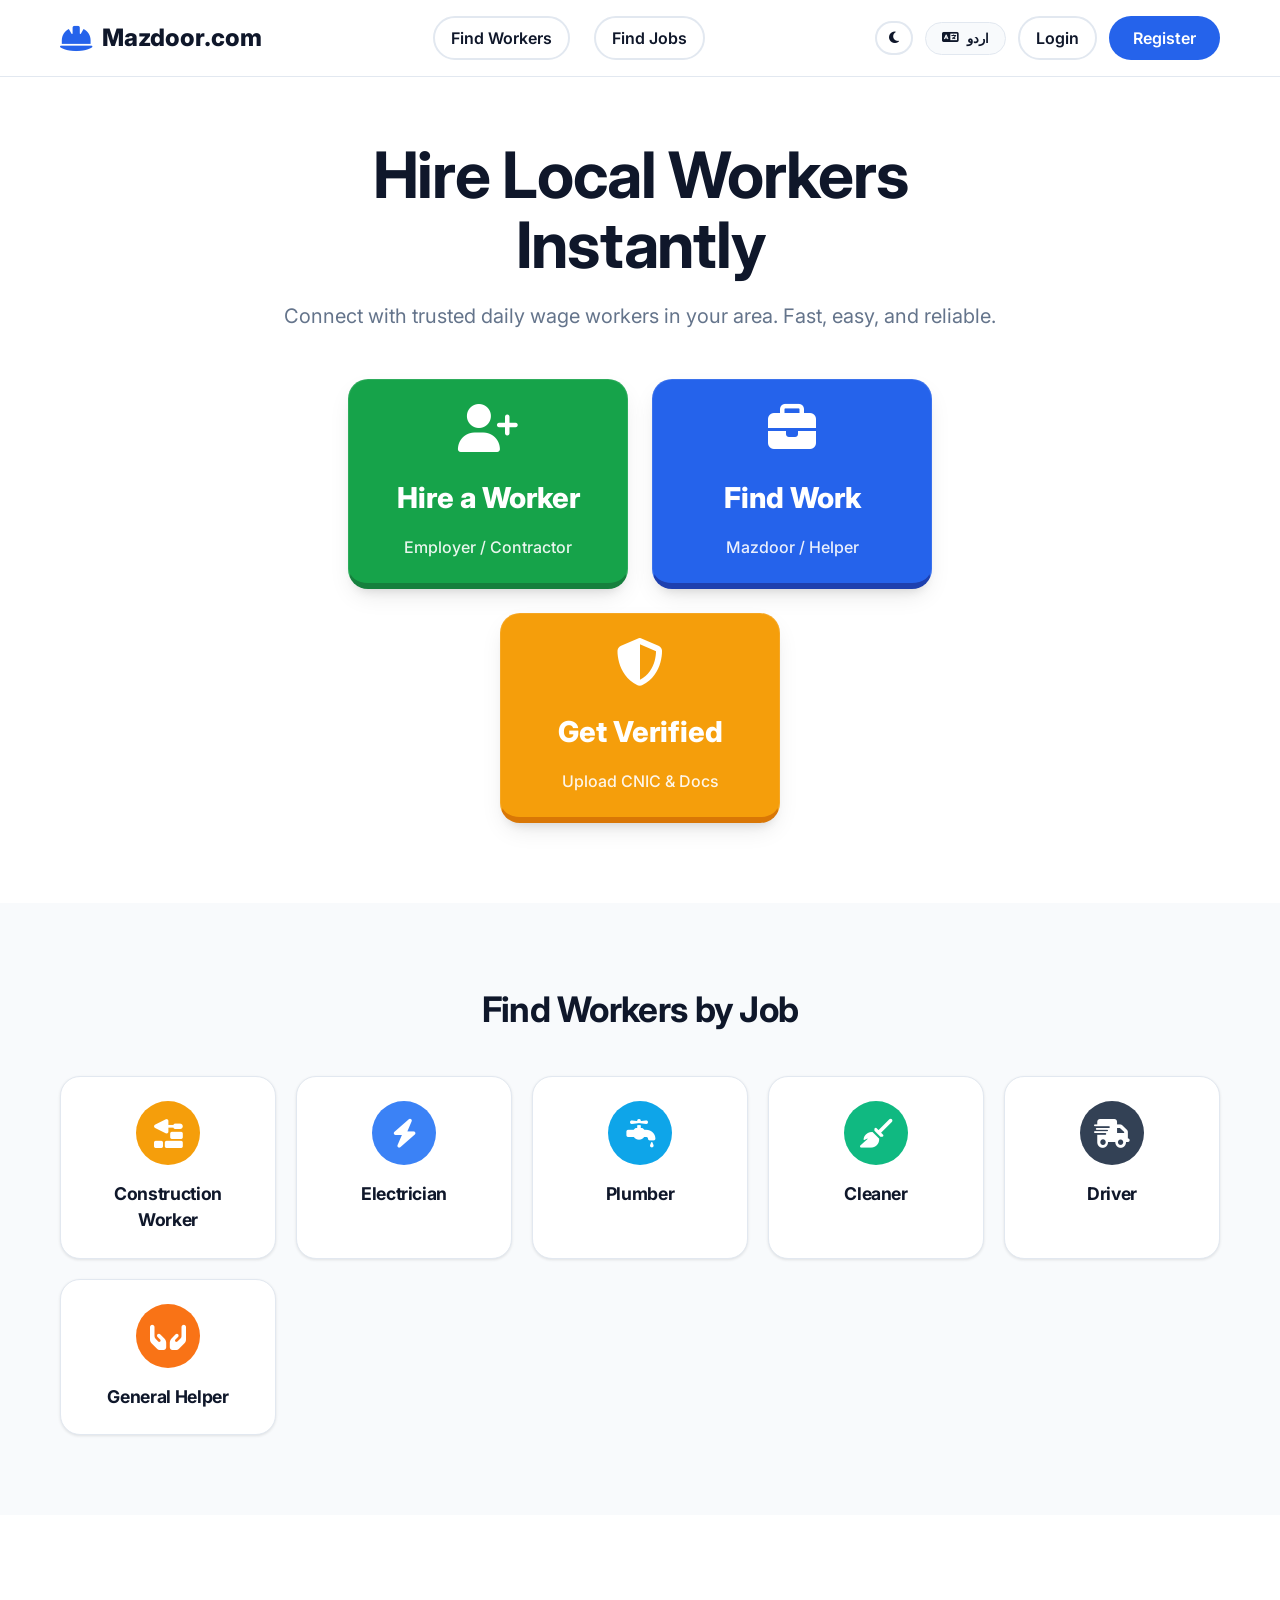
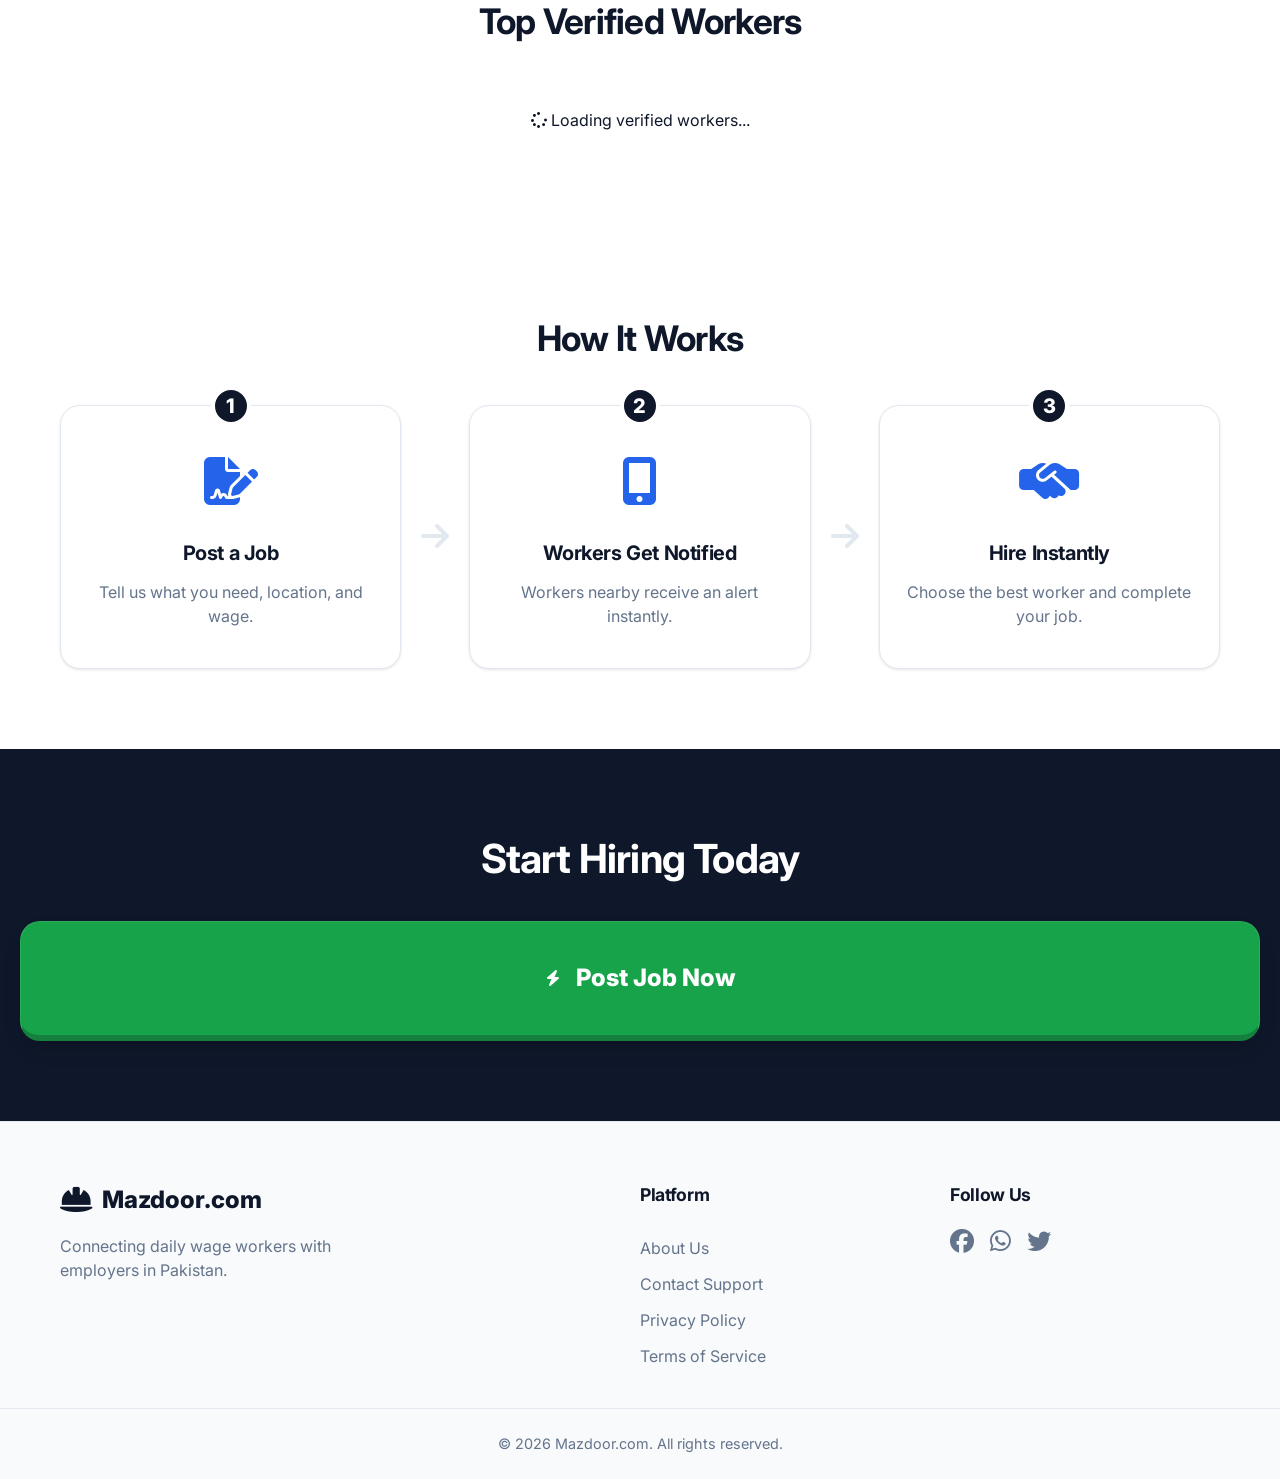
<file: index.html>
<!DOCTYPE html>
<html lang="en">
<head>
    <meta charset="UTF-8">
    <meta name="viewport" content="width=device-width, initial-scale=1.0">
    <title>Mazdoor.com - Hire Local Workers Instantly</title>
    <!-- Google Fonts -->
    <link href="https://fonts.googleapis.com/css2?family=Inter:wght@400;500;600;700;800&family=Noto+Nastaliq+Urdu:wght@400;700&display=swap" rel="stylesheet">
    <!-- FontAwesome for Icons -->
    <link rel="stylesheet" href="https://cdnjs.cloudflare.com/ajax/libs/font-awesome/6.4.0/css/all.min.css">
    <!-- Custom CSS -->
    <link rel="stylesheet" href="styles.css">
</head>
<body>

    <!-- Top Navigation -->
    <nav class="navbar">
        <div class="nav-container">
            <a href="index.html" class="logo">
                <i class="fa-solid fa-helmet-safety text-primary"></i>
                <span data-en="Mazdoor.com" data-ur="مزدور ڈاٹ کام">Mazdoor.com</span>
            </a>
            
            <div class="nav-links">
                <a href="#categories" class="nav-item" data-en="Find Workers" data-ur="مزدور تلاش کریں">Find Workers</a>
                <a href="#how-it-works" class="nav-item" data-en="Find Jobs" data-ur="کام تلاش کریں">Find Jobs</a>
            </div>

            <div class="nav-actions">
                <button id="themeToggle" class="btn btn-outline" title="Toggle Dark/Light Mode" style="padding: 8px 12px;"><i class="fa-solid fa-moon"></i></button>
                <button id="langToggle" class="btn btn-lang" title="Switch Language"><i class="fa-solid fa-language"></i> <span id="langText">اردو</span></button>
                <a href="login.html" class="btn btn-outline" id="loginBtnNav" data-en="Login" data-ur="لاگ ان">Login</a>
                <a href="login.html#register" class="btn btn-primary d-none-mobile" id="registerBtnNav" data-en="Register" data-ur="رجسٹر کریں">Register</a>
                
                <!-- Three Dots Menu (Hover Dropdown) -->
                <div class="user-menu-container dropdown-hover" id="userMenuContainer" style="position: relative; display: none;">
                    <button id="userMenuBtn" class="btn btn-outline" style="padding: 8px 12px; border: none; cursor: pointer;"><i class="fa-solid fa-ellipsis-vertical"></i></button>
                    <div id="userMenuDropdown" class="user-dropdown dropdown-menu-content" style="display: none; position: absolute; right: 0; top: 100%; background: white; border-radius: 8px; box-shadow: 0 4px 12px rgba(0,0,0,0.15); width: 150px; z-index: 9999; margin-top: 4px; border: 1px solid #eee;">
                        <a href="#" data-action="logout" style="display: block; padding: 12px 16px; color: #dc3545; text-decoration: none; font-weight: 500; text-align: left; transition: background 0.2s;"><i class="fa-solid fa-arrow-right-from-bracket" style="margin-right: 8px;"></i> Logout</a>
                    </div>
                </div>
                
                <style>
                    /* Dropdown hover logic */
                    .dropdown-hover:hover .dropdown-menu-content {
                        display: block !important;
                    }
                    .dropdown-menu-content::before {
                        content: '';
                        position: absolute;
                        top: -10px;
                        left: 0;
                        right: 0;
                        height: 10px;
                        background: transparent;
                    }
                    #logoutBtn:hover {
                        background-color: #fff5f5;
                        border-radius: 8px;
                    }
                </style>
            </div>
            
            <!-- Mobile Menu Toggle -->
            <button class="mobile-menu-btn" aria-label="Menu">
                <i class="fa-solid fa-bars"></i>
            </button>
        </div>
    </nav>

    <main>
        <!-- Hero Section -->
        <section class="hero">
            <div class="hero-container text-center">
                <h1 class="hero-title" data-en="Hire Local Workers Instantly" data-ur="مقامی مزدور فوری طور پر حاصل کریں">Hire Local Workers Instantly</h1>
                <p class="hero-subtitle" data-en="Connect with trusted daily wage workers in your area. Fast, easy, and reliable." data-ur="اپنے علاقے میں قابل اعتماد روزمرہ اجرت والے کارکنوں سے جڑیں۔ تیز، آسان اور قابل اعتماد۔">Connect with trusted daily wage workers in your area. Fast, easy, and reliable.</p>
                
                <div class="hero-buttons">
                    <a href="post-job.html" class="btn btn-massive btn-success">
                        <i class="fa-solid fa-user-plus icon-large"></i>
                        <span data-en="Hire a Worker" data-ur="مزدور کی خدمات حاصل کریں">Hire a Worker</span>
                        <small data-en="Employer / Contractor" data-ur="آجر / ٹھیکیدار">Employer / Contractor</small>
                    </a>
                    
                    <a href="worker-dashboard.html" class="btn btn-massive btn-primary-blue">
                        <i class="fa-solid fa-briefcase icon-large"></i>
                        <span data-en="Find Work" data-ur="کام تلاش کریں">Find Work</span>
                        <small data-en="Mazdoor / Helper" data-ur="مزدور / مددگار">Mazdoor / Helper</small>
                    </a>

                    <a href="verification-form.html" class="btn btn-massive" style="background-color: #F59E0B; color: white; border-bottom: 6px solid #D97706; border-left: 1px solid rgba(255,255,255,0.1); border-right: 1px solid rgba(255,255,255,0.1); border-top: 1px solid rgba(255,255,255,0.1);">
                        <i class="fa-solid fa-shield-halved icon-large"></i>
                        <span data-en="Get Verified" data-ur="توثیق حاصل کریں">Get Verified</span>
                        <small data-en="Upload CNIC & Docs" data-ur="شناختی کارڈ اور دستاویزات اپ لوڈ کریں">Upload CNIC & Docs</small>
                    </a>
                </div>
            </div>
            
            <!-- Subtle background decoration -->
            <div class="hero-bg-shape"></div>
        </section>

        <!-- Categories Section -->
        <section id="categories" class="section bg-light">
            <div class="section-container">
                <h2 class="section-title text-center" data-en="Find Workers by Job" data-ur="کام کے لحاظ سے مزدور تلاش کریں">Find Workers by Job</h2>
                
                <div class="category-grid">
                    <div class="category-card">
                        <div class="cat-icon bg-yellow"><i class="fa-solid fa-trowel-bricks"></i></div>
                        <h3 data-en="Construction Worker" data-ur="تعمیراتی کارکن">Construction Worker</h3>
                    </div>
                    
                    <div class="category-card">
                        <div class="cat-icon bg-blue"><i class="fa-solid fa-bolt"></i></div>
                        <h3 data-en="Electrician" data-ur="الیکٹریشن">Electrician</h3>
                    </div>
                    
                    <div class="category-card">
                        <div class="cat-icon bg-water"><i class="fa-solid fa-faucet-drip"></i></div>
                        <h3 data-en="Plumber" data-ur="پلمبر">Plumber</h3>
                    </div>
                    
                    <div class="category-card">
                        <div class="cat-icon bg-green"><i class="fa-solid fa-broom"></i></div>
                        <h3 data-en="Cleaner" data-ur="صفائی والا">Cleaner</h3>
                    </div>
                    
                    <div class="category-card">
                        <div class="cat-icon bg-dark"><i class="fa-solid fa-truck-fast"></i></div>
                        <h3 data-en="Driver" data-ur="ڈرائیور">Driver</h3>
                    </div>
                    
                    <div class="category-card">
                        <div class="cat-icon bg-orange"><i class="fa-solid fa-hands-holding"></i></div>
                        <h3 data-en="General Helper" data-ur="مددگار">General Helper</h3>
                    </div>
                </div>
            </div>
        </section>

        <!-- Verified Workers Section -->
        <section id="verified-workers" class="section">
            <div class="section-container">
                <h2 class="section-title text-center" data-en="Top Verified Workers" data-ur="تصدیق شدہ مزدور">Top Verified Workers</h2>
                
                <div class="category-grid" id="verifiedWorkersList">
                    <!-- Dynamic workers will be loaded here from backend -->
                    <div style="text-align: center; grid-column: 1 / -1; padding: 20px;">
                        <i class="fa-solid fa-spinner fa-spin"></i> Loading verified workers...
                    </div>
                </div>
            </div>
        </section>

        <!-- How It Works Section -->
        <section id="how-it-works" class="section">
            <div class="section-container">
                <h2 class="section-title text-center" data-en="How It Works" data-ur="یہ کیسے کام کرتا ہے">How It Works</h2>
                
                <div class="steps-grid">
                    <div class="step-card">
                        <div class="step-number">1</div>
                        <div class="step-icon"><i class="fa-solid fa-file-signature"></i></div>
                        <h3 data-en="Post a Job" data-ur="ملازمت پوسٹ کریں">Post a Job</h3>
                        <p data-en="Tell us what you need, location, and wage." data-ur="ہمیں بتائیں کہ آپ کو کیا ضرورت ہے، مقام اور اجرت۔">Tell us what you need, location, and wage.</p>
                    </div>
                    
                    <div class="step-arrow d-none-mobile"><i class="fa-solid fa-arrow-right"></i></div>
                    
                    <div class="step-card">
                        <div class="step-number">2</div>
                        <div class="step-icon"><i class="fa-solid fa-mobile-screen-button"></i></div>
                        <h3 data-en="Workers Get Notified" data-ur="مزدوروں کو اطلاع مل جائے گی">Workers Get Notified</h3>
                        <p data-en="Workers nearby receive an alert instantly." data-ur="قریبی کارکنوں کو فوری طور پر ایک الرٹ موصول ہوتا ہے۔">Workers nearby receive an alert instantly.</p>
                    </div>
                    
                    <div class="step-arrow d-none-mobile"><i class="fa-solid fa-arrow-right"></i></div>

                    <div class="step-card">
                        <div class="step-number">3</div>
                        <div class="step-icon"><i class="fa-solid fa-handshake-simple"></i></div>
                        <h3 data-en="Hire Instantly" data-ur="فوری طور پر ملازمت پر رکھیں">Hire Instantly</h3>
                        <p data-en="Choose the best worker and complete your job." data-ur="بہترین کارکن کا انتخاب کریں اور اپنا کام مکمل کریں۔">Choose the best worker and complete your job.</p>
                    </div>
                </div>
            </div>
        </section>
        
        <!-- Call to Action -->
        <section class="cta-section text-center">
            <h2 class="cta-title" data-en="Start Hiring Today" data-ur="آج ہی بھرتی شروع کریں">Start Hiring Today</h2>
            <a href="post-job.html" class="btn btn-massive btn-success no-subtext">
                <i class="fa-solid fa-bolt"></i>
                <span data-en="Post Job Now" data-ur="ابھی ملازمت پوسٹ کریں">Post Job Now</span>
            </a>
        </section>

    </main>

    <!-- Footer -->
    <footer class="footer">
        <div class="footer-container">
            <div class="footer-brand">
                <div class="logo">
                    <i class="fa-solid fa-helmet-safety"></i>
                    <span data-en="Mazdoor.com" data-ur="مزدور ڈاٹ کام">Mazdoor.com</span>
                </div>
                <p data-en="Connecting daily wage workers with employers in Pakistan." data-ur="پاکستان میں روزمرہ اجرت والے کارکنوں کو آجروں سے جوڑنا۔">Connecting daily wage workers with employers in Pakistan.</p>
            </div>
            
            <div class="footer-links">
                <h4 data-en="Platform" data-ur="پلیٹ فارم">Platform</h4>
                <a href="#" data-en="About Us" data-ur="ہمارے بارے میں">About Us</a>
                <a href="#" data-en="Contact Support" data-ur="ہم سے رابطہ کریں">Contact Support</a>
                <a href="#" data-en="Privacy Policy" data-ur="رازداری کی پالیسی">Privacy Policy</a>
                <a href="#" data-en="Terms of Service" data-ur="سروس کی شرائط">Terms of Service</a>
            </div>
            
            <div class="footer-social">
                <h4 data-en="Follow Us" data-ur="ہمیں فالو کریں">Follow Us</h4>
                <div class="social-icons">
                    <a href="#"><i class="fa-brands fa-facebook"></i></a>
                    <a href="#"><i class="fa-brands fa-whatsapp"></i></a>
                    <a href="#"><i class="fa-brands fa-twitter"></i></a>
                </div>
            </div>
        </div>
        <div class="footer-bottom text-center">
            <p data-en="&copy; 2026 Mazdoor.com. All rights reserved." data-ur="&copy; 2026 مزدور ڈاٹ کام. جملہ حقوق محفوظ ہیں۔">&copy; 2026 Mazdoor.com. All rights reserved.</p>
        </div>
    </footer>

    <script src="script.js"></script>
</body>
</html>
</file>
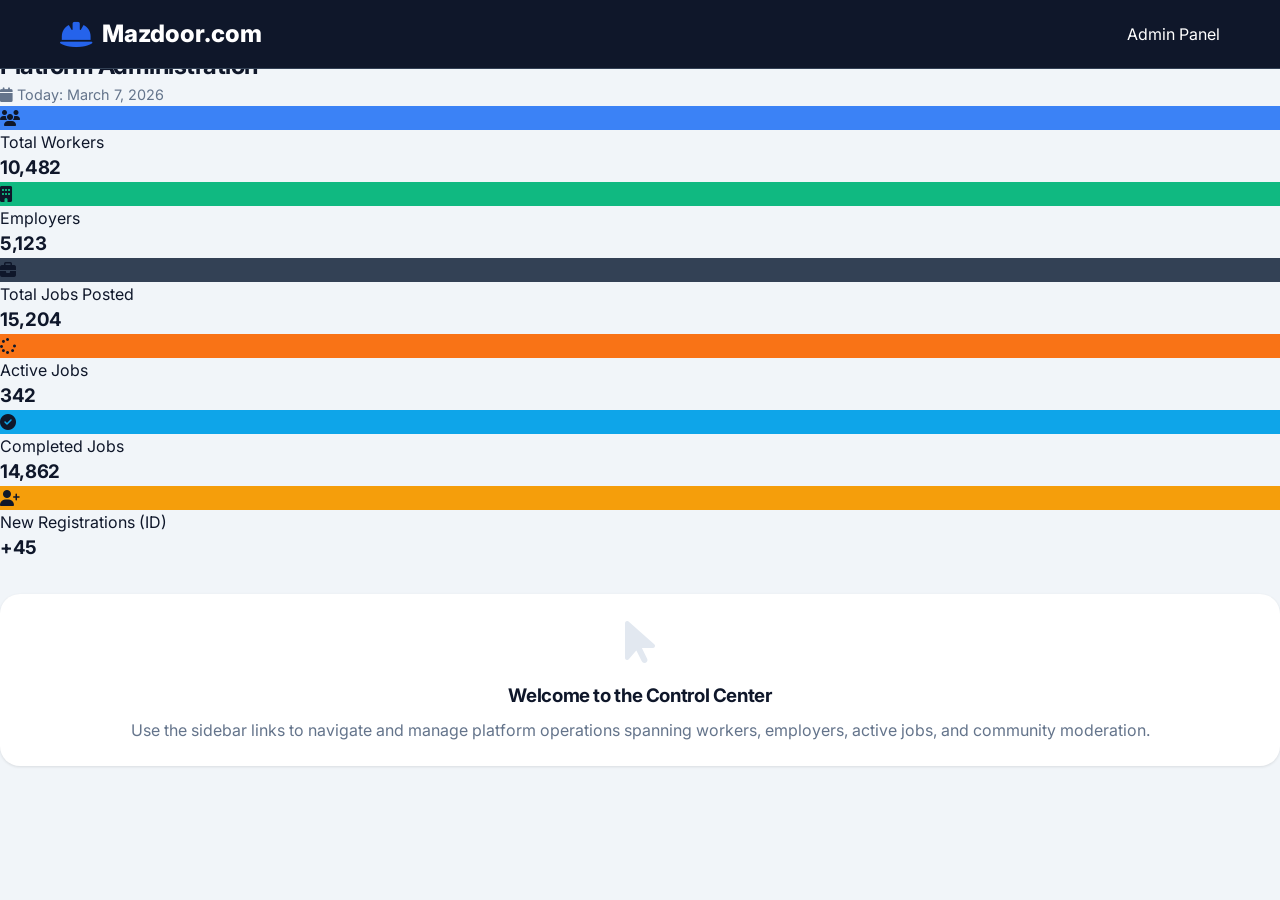
<file: admin-panel.html>
<!DOCTYPE html>
<html lang="en">
<head>
    <meta charset="UTF-8">
    <meta name="viewport" content="width=device-width, initial-scale=1.0">
    <title>Admin Dashboard - Mazdoor.com</title>
    <link href="https://fonts.googleapis.com/css2?family=Inter:wght@400;500;600;700;800&display=swap" rel="stylesheet">
    <link rel="stylesheet" href="https://cdnjs.cloudflare.com/ajax/libs/font-awesome/6.4.0/css/all.min.css">
    <link rel="stylesheet" href="styles.css">
    <style>
        /* Admin-only overrides that don't belong in shared CSS */
        body { background: #F1F5F9; }
        .navbar-admin { border-bottom: 1px solid #334155; background: #0F172A; }
        .navbar-admin .logo { color: white; }
    </style>
    <script src="script.js" defer></script>
</head>
<body>
    <nav class="navbar navbar-admin">
        <div class="nav-container">
            <a href="index.html" class="logo">
                <i class="fa-solid fa-helmet-safety text-primary"></i>
                <span>Mazdoor.com</span>
            </a>
            <div class="nav-actions">
                <span style="color: white;">Admin Panel</span>
            </div>
        </div>
    </nav>

    <div class="dashboard-layout">
        <aside class="sidebar sidebar-admin">
            <a href="#" class="active" onclick="switchAdminTab('sec-overview', this)"><i class="fa-solid fa-chart-line"></i> Dashboard Overview</a>
            <a href="#" onclick="switchAdminTab('sec-workers', this)"><i class="fa-solid fa-users-gear"></i> Manage Workers</a>
            <a href="#" onclick="switchAdminTab('sec-employers', this)"><i class="fa-solid fa-building-user"></i> Manage Employers</a>
            <a href="#" onclick="switchAdminTab('sec-jobs', this)"><i class="fa-solid fa-list-check"></i> Manage Jobs</a>
            <a href="#" onclick="switchAdminTab('sec-ratings', this)"><i class="fa-solid fa-star"></i> Ratings & Reviews</a>
            <a href="#" onclick="switchAdminTab('sec-reports', this)"><i class="fa-solid fa-triangle-exclamation"></i> Reports & Complaints</a>
            <a href="#" onclick="switchAdminTab('sec-analytics', this)"><i class="fa-solid fa-chart-pie"></i> Analytics</a>
            <a href="#" onclick="switchAdminTab('sec-verifications', this)"><i class="fa-solid fa-user-check"></i> Verification Requests</a>
            <a href="#" onclick="switchAdminTab('sec-settings', this)"><i class="fa-solid fa-gear"></i> Settings</a>
            <a href="#" data-action="logout" style="color: #F87171; margin-top: auto;"><i class="fa-solid fa-right-from-bracket"></i> Logout</a>
        </aside>

        <main class="main-content">
            <div class="page-header">
                <h2>Platform Administration</h2>
                <div style="font-size: 0.9rem; color: var(--text-muted);"><i class="fa-solid fa-calendar"></i> Today: March 7, 2026</div>
            </div>

            <!-- TAB: OVERVIEW -->
            <section id="sec-overview" class="admin-tab">
                <div class="stats-grid">
                    <div class="stat-card">
                        <div class="stat-icon bg-blue"><i class="fa-solid fa-users"></i></div>
                        <div class="stat-info"><span>Total Workers</span><h3>10,482</h3></div>
                    </div>
                    <div class="stat-card">
                        <div class="stat-icon bg-green"><i class="fa-solid fa-building"></i></div>
                        <div class="stat-info"><span>Employers</span><h3>5,123</h3></div>
                    </div>
                    <div class="stat-card">
                        <div class="stat-icon bg-dark"><i class="fa-solid fa-briefcase"></i></div>
                        <div class="stat-info"><span>Total Jobs Posted</span><h3>15,204</h3></div>
                    </div>
                    <div class="stat-card">
                        <div class="stat-icon bg-orange"><i class="fa-solid fa-spinner"></i></div>
                        <div class="stat-info"><span>Active Jobs</span><h3>342</h3></div>
                    </div>
                    <div class="stat-card">
                        <div class="stat-icon bg-water"><i class="fa-solid fa-circle-check"></i></div>
                        <div class="stat-info"><span>Completed Jobs</span><h3>14,862</h3></div>
                    </div>
                    <div class="stat-card">
                        <div class="stat-icon bg-yellow"><i class="fa-solid fa-user-plus"></i></div>
                        <div class="stat-info"><span>New Registrations (ID)</span><h3>+45</h3></div>
                    </div>
                </div>

                <div style="background: white; padding: 24px; border-radius: var(--radius-lg); box-shadow: var(--shadow-sm); margin-top: 32px; text-align: center;">
                    <i class="fa-solid fa-arrow-pointer" style="font-size: 3rem; color: var(--border-color); margin-bottom: 16px;"></i>
                    <h3 id="adminWelcomeName" style="margin-bottom: 8px;">Welcome to the Control Center</h3>
                    <p>Use the sidebar links to navigate and manage platform operations spanning workers, employers, active jobs, and community moderation.</p>
                </div>
            </section>

            <!-- TAB: WORKERS -->
            <section id="sec-workers" class="admin-tab" style="display: none;">
                <div class="flex-between" style="margin-bottom: 16px;">
                    <h3>Worker Database (Recent)</h3>
                    <button class="btn btn-primary btn-sm" onclick="let name = prompt('Enter new worker name:'); if(name) alert(name + ' added to database.');"><i class="fa-solid fa-plus"></i> Manual Add</button>
                </div>
                <table>
                    <thead>
                        <tr><th>Name</th><th>Skill</th><th>Location</th><th>Status</th><th>Action</th></tr>
                    </thead>
                    <tbody>
                        <tr>
                            <td><strong>Hassan Ali</strong><br><small style="color: var(--text-muted);">+92 300 1234567</small></td>
                            <td>Electrician</td>
                            <td>Lahore</td>
                            <td><span class="badge-pending">Pending CNIC</span></td>
                            <td>
                                <button class="btn btn-outline btn-sm" style="margin-right: 4px;" onclick="alert('Worker verified successfully.'); this.closest('tr').querySelector('.badge-pending').className='badge-verified'; this.closest('tr').querySelector('.badge-verified').innerText='Verified';">Verify</button>
                                <button class="btn btn-outline btn-sm btn-danger-outline" onclick="if(confirm('Suspend this worker?')) this.closest('tr').remove();">Suspend</button>
                            </td>
                        </tr>
                        <tr>
                            <td><strong>Zain Ahmed</strong><br><small style="color: var(--text-muted);">+92 321 7654321</small></td>
                            <td>Plumber</td>
                            <td>Karachi</td>
                            <td><span class="badge-verified">Verified</span></td>
                            <td>
                                <button class="btn btn-outline btn-sm" style="margin-right: 4px;" onclick="prompt('Edit name:', 'Zain Ahmed');">Edit</button>
                                <button class="btn btn-outline btn-sm btn-danger-outline" onclick="if(confirm('Delete user?')) this.closest('tr').remove();">Delete</button>
                            </td>
                        </tr>
                    </tbody>
                </table>
            </section>

            <!-- TAB: EMPLOYERS -->
            <section id="sec-employers" class="admin-tab" style="display: none;">
                <div class="flex-between" style="margin-bottom: 16px;">
                    <h3>Employer Roster</h3>
                    <button class="btn btn-outline btn-sm" onclick="prompt('Filter employers by industry/status:');"><i class="fa-solid fa-filter"></i> Filter</button>
                </div>
                <table>
                    <thead>
                        <tr><th>Employer Name</th><th>Type</th><th>Jobs Posted</th><th>Status</th><th>Action</th></tr>
                    </thead>
                    <tbody>
                        <tr>
                            <td><strong>Ahmad Construction Co.</strong><br><small style="color: var(--text-muted);">ahmad@example.com</small></td>
                            <td>Business</td>
                            <td>12</td>
                            <td><span class="badge-verified">Approved</span></td>
                            <td>
                                <button class="btn btn-outline btn-sm" style="margin-right: 4px;" onclick="alert('Loading employer details...');">Edit Details</button>
                                <button class="btn btn-outline btn-sm btn-danger-outline" onclick="if(confirm('Block Ahmad Construction Co.?')) this.closest('tr').remove();">Block</button>
                            </td>
                        </tr>
                        <tr>
                            <td><strong>Sajid Khan</strong><br><small style="color: var(--text-muted);">+92 333 9876543</small></td>
                            <td>Individual</td>
                            <td>2</td>
                            <td><span class="badge-pending">Reviewing</span></td>
                            <td>
                                <button class="btn btn-outline btn-sm" style="margin-right: 4px;" onclick="alert('Employer approved!');">Approve</button>
                                <button class="btn btn-outline btn-sm btn-danger-outline" onclick="if(confirm('Block Sajid Khan?')) this.closest('tr').remove();">Block</button>
                            </td>
                        </tr>
                    </tbody>
                </table>
            </section>

            <!-- TAB: JOBS -->
            <section id="sec-jobs" class="admin-tab" style="display: none;">
                <div class="flex-between" style="margin-bottom: 16px;">
                    <h3>Active Job Marketplace</h3>
                    <button class="btn btn-outline btn-sm" onclick="if(confirm('Are you sure you want to remove all old jobs?')) document.querySelector('#sec-jobs tbody').innerHTML = '';"><i class="fa-solid fa-ban"></i> Bulk Remove</button>
                </div>
                <table>
                    <thead>
                        <tr><th>Job Title</th><th>Location</th><th>Wage</th><th>Status</th><th>Action</th></tr>
                    </thead>
                    <tbody>
                        <tr>
                            <td><strong>Construction Helper</strong><br><small style="color: var(--text-muted);">Posted by Sajid Khan</small></td>
                            <td>Lahore</td>
                            <td>Rs 1500 / day</td>
                            <td><span class="badge-pending">Open (0/2)</span></td>
                            <td>
                                <button class="btn btn-outline btn-sm" style="margin-right: 4px;" onclick="alert('Viewing job details...');">View</button>
                                <button class="btn btn-outline btn-sm btn-danger-outline" onclick="if(confirm('Delete this job?')) this.closest('tr').remove();">Delete</button>
                            </td>
                        </tr>
                        <tr>
                            <td><strong>Electrician Needed</strong><br><small style="color: var(--text-muted);">Posted by Ahmad Const.</small></td>
                            <td>Islamabad</td>
                            <td>Rs 2500 / job</td>
                            <td><span class="badge-verified">Filled (1/1)</span></td>
                            <td>
                                <button class="btn btn-outline btn-sm" style="margin-right: 4px;" onclick="alert('Viewing job details...');">View</button>
                                <button class="btn btn-outline btn-sm btn-danger-outline" onclick="if(confirm('Delete this job?')) this.closest('tr').remove();">Delete</button>
                            </td>
                        </tr>
                    </tbody>
                </table>
            </section>

            <!-- TAB: RATINGS -->
            <section id="sec-ratings" class="admin-tab" style="display: none;">
                <div class="flex-between" style="margin-bottom: 16px;">
                    <h3>Recent Platform Reviews</h3>
                    <div style="display: flex; gap: 8px;">
                        <input type="text" placeholder="Search by name..." style="padding: 6px 12px; border: 1px solid var(--border-color); border-radius: 4px;">
                        <button class="btn btn-outline btn-sm" onclick="prompt('Enter minimum stars (1-5):');"><i class="fa-solid fa-filter"></i> Filter</button>
                    </div>
                </div>
                <table>
                    <thead>
                        <tr><th>Review Context</th><th>Rating</th><th>Comment</th><th>Date</th><th>Action</th></tr>
                    </thead>
                    <tbody>
                        <tr>
                            <td>
                                <strong>Employer:</strong> Sajid Khan<br>
                                <small style="color: var(--text-muted);">Reviewed Worker: Hassan Ali</small>
                            </td>
                            <td style="color: #F59E0B;">
                                <i class="fa-solid fa-star"></i><i class="fa-solid fa-star"></i><i class="fa-solid fa-star"></i><i class="fa-solid fa-star"></i><i class="fa-solid fa-star-half-stroke"></i><br>
                                <small style="color: var(--text-dark); font-weight: 500;">4.5 / 5</small>
                            </td>
                            <td style="max-width: 250px; white-space: normal;">"Great work wiring the new room. Arrived on time and cleaned up afterwards."</td>
                            <td><small>Oct 23, 2026</small></td>
                            <td style="min-width: 140px;">
                                <button class="btn btn-outline btn-sm btn-success-outline" style="margin-right: 4px;" onclick="alert('Review approved and kept visible.')"><i class="fa-solid fa-check"></i></button>
                                <button class="btn btn-outline btn-sm btn-danger-outline" onclick="if(confirm('Are you sure you want to delete this review?')) this.closest('tr').remove();"><i class="fa-solid fa-trash"></i></button>
                            </td>
                        </tr>
                        <tr>
                            <td>
                                <strong>Worker:</strong> Zain Ahmed<br>
                                <small style="color: var(--text-muted);">Reviewed Employer: Ahmad Const.</small>
                            </td>
                            <td style="color: #F59E0B;">
                                <i class="fa-solid fa-star"></i><i class="fa-regular fa-star"></i><i class="fa-regular fa-star"></i><i class="fa-regular fa-star"></i><i class="fa-regular fa-star"></i><br>
                                <small style="color: var(--text-dark); font-weight: 500;">1.0 / 5</small>
                            </td>
                            <td style="max-width: 250px; white-space: normal;">"Did not pay me the agreed wage. Deducted Rs 500 for no reason." <span class="badge-pending" style="display: inline-block; margin-top: 4px;">Flagged</span></td>
                            <td><small>Oct 22, 2026</small></td>
                            <td style="min-width: 140px;">
                                <button class="btn btn-outline btn-sm" style="margin-right: 4px;" onclick="switchAdminTab('sec-reports', document.querySelectorAll('.sidebar a')[5])">Investigate</button>
                                <button class="btn btn-outline btn-sm btn-danger-outline" onclick="if(confirm('Delete fake/abusive review?')) this.closest('tr').remove();"><i class="fa-solid fa-trash"></i></button>
                            </td>
                        </tr>
                    </tbody>
                </table>
            </section>

            <!-- TAB: REPORTS & DISPUTES -->
            <section id="sec-reports" class="admin-tab" style="display: none;">
                <div class="flex-between" style="margin-bottom: 16px;">
                    <h3>Dispute Resolution & Reports</h3>
                    <button class="btn btn-outline btn-sm" onclick="alert('Loading archived resolutions...');">View Resolved</button>
                </div>
                <table>
                    <thead>
                        <tr><th>Reported User</th><th>Reported By</th><th>Reason / Category</th><th>Status</th><th>Action</th></tr>
                    </thead>
                    <tbody>
                        <tr>
                            <td>
                                <strong style="color: var(--danger);">Ahmad Construction Co.</strong><br>
                                <small style="color: var(--text-muted);">Employer Profile</small>
                            </td>
                            <td>Zain Ahmed<br><small style="color: var(--text-muted);">Worker</small></td>
                            <td>
                                <strong>Non-payment</strong><br>
                                <small style="color: var(--text-muted);">"Company refused to pay remaining 50% after work completion."</small>
                            </td>
                            <td><span class="badge-pending" style="background: #FEE2E2; color: #DC2626;">Urgent</span></td>
                            <td style="min-width: 150px;">
                                <button class="btn btn-outline btn-sm" style="margin-right: 4px;" onclick="prompt('Type message to send to both parties:');">Contact Both</button>
                                <button class="btn btn-outline btn-sm btn-danger-outline" onclick="if(confirm('Suspend employer?')) this.closest('tr').remove();">Suspend Employer</button>
                            </td>
                        </tr>
                        <tr>
                            <td>
                                <strong style="color: var(--danger);">Kamran Ali</strong><br>
                                <small style="color: var(--text-muted);">Worker Profile</small>
                            </td>
                            <td>Sajid Khan<br><small style="color: var(--text-muted);">Employer</small></td>
                            <td>
                                <strong>No Show</strong><br>
                                <small style="color: var(--text-muted);">"Worker accepted job but never arrived or picked up phone."</small>
                            </td>
                            <td><span class="badge-pending">Investigating</span></td>
                            <td style="min-width: 150px;">
                                <button class="btn btn-outline btn-sm" style="margin-right: 4px;" onclick="alert('Warning issued.');">Issue Warning</button>
                                <button class="btn btn-outline btn-sm btn-success-outline" onclick="this.closest('tr').remove(); alert('Report dismissed.');">Dismiss</button>
                            </td>
                        </tr>
                    </tbody>
                </table>
            </section>

            <!-- TAB: ANALYTICS -->
            <section id="sec-analytics" class="admin-tab" style="display: none;">
                <div class="flex-between" style="margin-bottom: 24px;">
                    <h3>Platform Analytics & Trends</h3>
                    <select style="padding: 6px 12px; border: 1px solid var(--border-color); border-radius: 4px;">
                        <option>Last 30 Days</option>
                        <option>Last 7 Days</option>
                        <option>This Year</option>
                    </select>
                </div>
                
                <div style="display: grid; grid-template-columns: 1fr 1fr; gap: 24px;">
                    <!-- Top Cities -->
                    <div style="background: white; padding: 24px; border-radius: var(--radius-lg); box-shadow: var(--shadow-sm);">
                        <h4 style="margin-bottom: 16px; border-bottom: 1px solid var(--border-color); padding-bottom: 8px;">Top Cities by Activity</h4>
                        
                        <div style="margin-bottom: 12px;">
                            <div class="flex-between" style="margin-bottom: 4px;"><strong>Lahore</strong> <span>4,201 jobs</span></div>
                            <div style="width: 100%; background: var(--bg-light); border-radius: 4px; height: 8px; overflow: hidden;">
                                <div style="width: 85%; background: var(--primary); height: 100%;"></div>
                            </div>
                        </div>
                        <div style="margin-bottom: 12px;">
                            <div class="flex-between" style="margin-bottom: 4px;"><strong>Karachi</strong> <span>3,842 jobs</span></div>
                            <div style="width: 100%; background: var(--bg-light); border-radius: 4px; height: 8px; overflow: hidden;">
                                <div style="width: 70%; background: #0EA5E9; height: 100%;"></div>
                            </div>
                        </div>
                        <div style="margin-bottom: 12px;">
                            <div class="flex-between" style="margin-bottom: 4px;"><strong>Islamabad</strong> <span>1,902 jobs</span></div>
                            <div style="width: 100%; background: var(--bg-light); border-radius: 4px; height: 8px; overflow: hidden;">
                                <div style="width: 45%; background: #10B981; height: 100%;"></div>
                            </div>
                        </div>
                    </div>

                    <!-- Top Categories -->
                    <div style="background: white; padding: 24px; border-radius: var(--radius-lg); box-shadow: var(--shadow-sm);">
                        <h4 style="margin-bottom: 16px; border-bottom: 1px solid var(--border-color); padding-bottom: 8px;">Most Demanded Skills</h4>
                        
                        <div class="flex-between" style="margin-bottom: 16px;">
                            <div style="display: flex; align-items: center; gap: 12px;">
                                <div style="width: 40px; height: 40px; border-radius: 50%; background: #FEF3C7; color: #D97706; display: flex; align-items: center; justify-content: center; font-size: 1.2rem;"><i class="fa-solid fa-trowel-bricks"></i></div>
                                <div><h4 style="margin: 0;">Construction</h4><small style="color: var(--text-muted);">45% of total jobs</small></div>
                            </div>
                            <strong style="color: var(--success);"><i class="fa-solid fa-arrow-trend-up"></i> +12%</strong>
                        </div>
                        <div class="flex-between" style="margin-bottom: 16px;">
                            <div style="display: flex; align-items: center; gap: 12px;">
                                <div style="width: 40px; height: 40px; border-radius: 50%; background: #DBEAFE; color: #2563EB; display: flex; align-items: center; justify-content: center; font-size: 1.2rem;"><i class="fa-solid fa-bolt"></i></div>
                                <div><h4 style="margin: 0;">Electrician</h4><small style="color: var(--text-muted);">22% of total jobs</small></div>
                            </div>
                            <strong style="color: var(--success);"><i class="fa-solid fa-arrow-trend-up"></i> +5%</strong>
                        </div>
                        <div class="flex-between">
                            <div style="display: flex; align-items: center; gap: 12px;">
                                <div style="width: 40px; height: 40px; border-radius: 50%; background: #DCFCE7; color: #16A34A; display: flex; align-items: center; justify-content: center; font-size: 1.2rem;"><i class="fa-solid fa-broom"></i></div>
                                <div><h4 style="margin: 0;">Cleaners</h4><small style="color: var(--text-muted);">15% of total jobs</small></div>
                            </div>
                            <strong style="color: var(--danger);"><i class="fa-solid fa-arrow-trend-down"></i> -2%</strong>
                        </div>
                    </div>
                </div>
            </section>

            <!-- TAB: VERIFICATION REQUESTS -->
            <section id="sec-verifications" class="admin-tab" style="display: none;">
                <div class="flex-between" style="margin-bottom: 24px;">
                    <h3>Pending Verification Requests</h3>
                    <p style="color: var(--text-muted);">Review workers' documents and approve them.</p>
                </div>
                
                <table>
                    <thead>
                        <tr><th>Worker Details</th><th>Skill</th><th>Location</th><th>Status</th><th>Actions</th></tr>
                    </thead>
                    <tbody id="verificationRequestsBody">
                        <tr>
                            <td colspan="5" style="text-align: center; padding: 40px;">
                                <i class="fa-solid fa-spinner fa-spin"></i> Loading requests...
                            </td>
                        </tr>
                    </tbody>
                </table>
            </section>

            <!-- TAB: SETTINGS -->
            <section id="sec-settings" class="admin-tab" style="display: none;">
                <h3 style="margin-bottom: 24px;">Global Platform Settings</h3>
                
                <div style="background: white; padding: 24px; border-radius: var(--radius-lg); box-shadow: var(--shadow-sm); max-width: 800px;">
                    <form onsubmit="event.preventDefault(); alert('Settings saved successfully!');">
                        
                        <h4 style="margin-bottom: 16px; border-bottom: 1px solid var(--border-color); padding-bottom: 8px;">Application Preferences</h4>
                        <div class="grid-2" style="margin-bottom: 24px;">
                            <div>
                                <label style="display: block; font-weight: 500; margin-bottom: 6px;">Default Language</label>
                                <select class="form-control">
                                    <option>English</option>
                                    <option>Urdu</option>
                                </select>
                            </div>
                            <div>
                                <label style="display: block; font-weight: 500; margin-bottom: 6px;">Minimum Daily Wage (Rs)</label>
                                <input type="number" class="form-control" value="1200">
                            </div>
                        </div>

                        <h4 style="margin-bottom: 16px; border-bottom: 1px solid var(--border-color); padding-bottom: 8px;">System Integrations</h4>
                        <div class="form-group">
                            <label>SMS Gateway API Key (Twilio/Localize)</label>
                            <input type="password" class="form-control" value="sk_test_1234567890abcdef">
                        </div>
                        <div class="form-group" style="margin-bottom: 32px;">
                            <label>Google Maps API Key</label>
                            <input type="password" class="form-control" value="AIzaSyBw-xyz1234...">
                        </div>

                        <h4 style="margin-bottom: 16px; border-bottom: 1px solid var(--border-color); padding-bottom: 8px;">Danger Zone</h4>
                        <div class="flex-between" style="padding: 16px; background: #FEF2F2; border: 1px solid #FECACA; border-radius: 4px; margin-bottom: 24px;">
                            <div>
                                <strong style="color: var(--danger); display: block;">Maintenance Mode</strong>
                                <small style="color: var(--text-muted);">Take the platform offline for updates. Users will see a "Be right back" screen.</small>
                            </div>
                            <label style="position: relative; display: inline-block; width: 44px; height: 24px;">
                                <input type="checkbox" style="opacity: 0; width: 0; height: 0;" onchange="this.nextElementSibling.style.background = this.checked ? 'var(--danger)' : '#ccc';">
                                <span style="position: absolute; cursor: pointer; top: 0; left: 0; right: 0; bottom: 0; background-color: #ccc; transition: .4s; border-radius: 34px;">
                                    <span style="position: absolute; content: ''; height: 16px; width: 16px; left: 4px; bottom: 4px; background-color: white; transition: .4s; border-radius: 50%;"></span>
                                </span>
                            </label>
                        </div>

                        <div style="text-align: right;">
                            <button type="submit" class="btn btn-primary" style="padding: 10px 24px;"><i class="fa-solid fa-floppy-disk"></i> Save Changes</button>
                        </div>
                    </form>
                </div>
            </section>

        </main>
    </div>

    <script>
        function switchAdminTab(tabId, element) {
            document.querySelectorAll('.admin-tab').forEach(tab => tab.style.display = 'none');
            document.querySelectorAll('.sidebar a').forEach(link => link.classList.remove('active'));
            document.getElementById(tabId).style.display = 'block';
            if (element) element.classList.add('active');
        }
    </script>
</body>
</html>
</file>
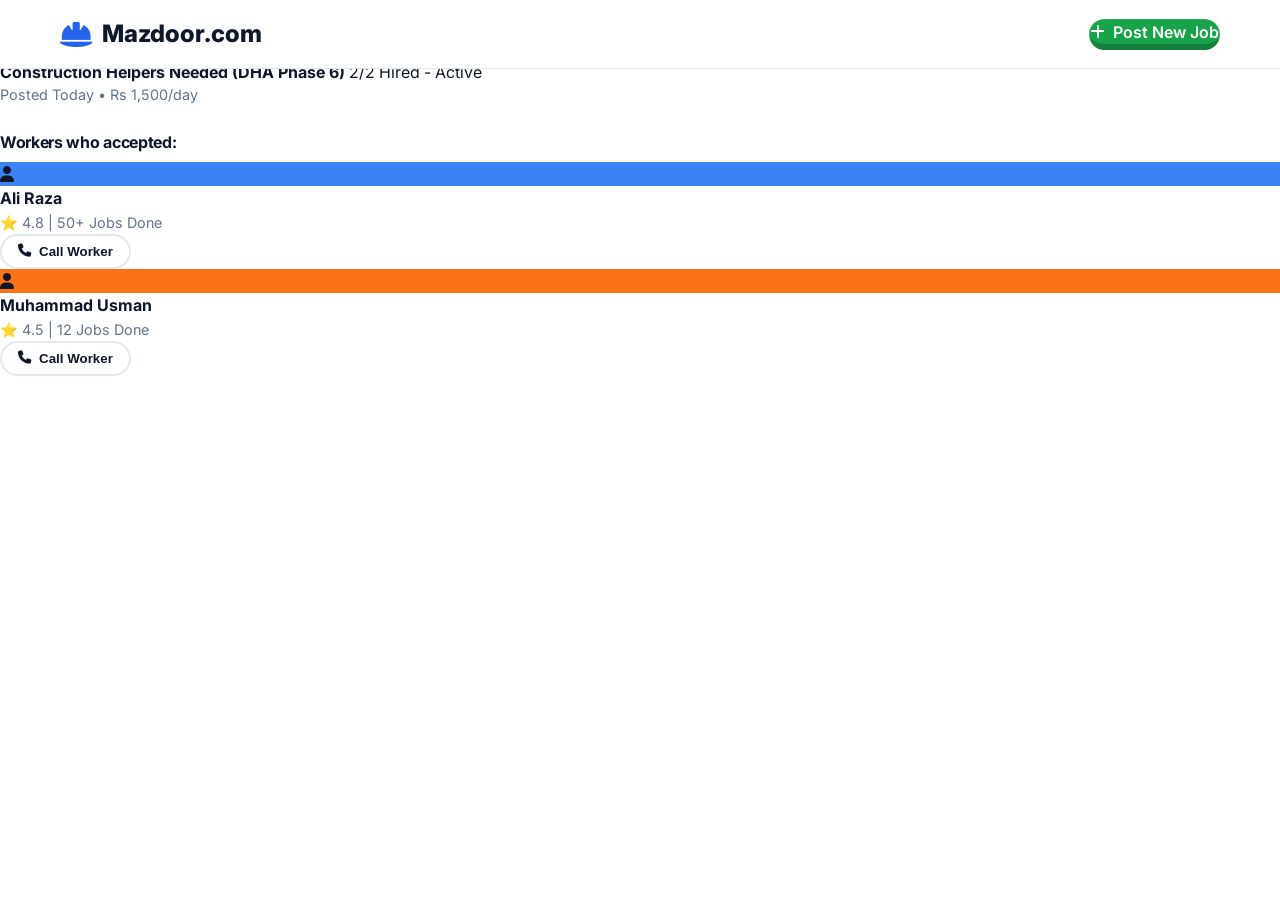
<file: employer-dashboard.html>
<!DOCTYPE html>
<html lang="en">
<head>
    <meta charset="UTF-8">
    <meta name="viewport" content="width=device-width, initial-scale=1.0">
    <title>Employer Dashboard - Mazdoor.com</title>
    <link href="https://fonts.googleapis.com/css2?family=Inter:wght@400;500;600;700;800&display=swap" rel="stylesheet">
    <link rel="stylesheet" href="https://cdnjs.cloudflare.com/ajax/libs/font-awesome/6.4.0/css/all.min.css">
    <link rel="stylesheet" href="styles.css">
</head>
<body>
    <nav class="navbar">
        <div class="nav-container">
            <a href="index.html" class="logo">
                <i class="fa-solid fa-helmet-safety text-primary"></i>
                <span>Mazdoor.com</span>
            </a>
            <div class="nav-actions">
                <a href="post-job.html" class="btn btn-success"><i class="fa-solid fa-plus"></i> Post New Job</a>
            </div>
        </div>
    </nav>

    <div class="dashboard-layout">
        <aside class="sidebar sidebar-employer">
            <a href="#" class="active" onclick="switchEmployerTab('sec-active', this)"><i class="fa-solid fa-briefcase"></i> Active Jobs</a>
            <a href="post-job.html"><i class="fa-solid fa-plus"></i> Post Job</a>
            <a href="#" onclick="switchEmployerTab('sec-previous', this)"><i class="fa-solid fa-users"></i> Previous Workers</a>
            <a href="#" onclick="switchEmployerTab('sec-profile', this)"><i class="fa-solid fa-building"></i> My Profile</a>
            <a href="#" data-action="logout" style="color: var(--danger);"><i class="fa-solid fa-right-from-bracket"></i> Logout</a>
        </aside>

        <main class="main-content">
            <!-- TAB: ACTIVE JOBS -->
            <section id="sec-active" class="employer-tab">
                <div class="page-header" style="display: flex; justify-content: space-between; align-items: center;">
                    <h2>Manage Active Jobs</h2>
                    <div style="font-weight: 600; color: var(--text-muted);">
                        Welcome, <span id="employerWelcomeName" style="color: var(--primary);">Employer</span>!
                    </div>
                </div>

                <div class="active-job-card">
                    <div class="job-title">
                        <strong>Construction Helpers Needed (DHA Phase 6)</strong>
                        <span class="badge-verified">2/2 Hired - Active</span>
                    </div>
                    <p style="font-size: 0.9rem;">Posted Today • Rs 1,500/day</p>
                    
                    <h4 style="margin-top: 24px; margin-bottom: 8px;">Workers who accepted:</h4>
                    <div class="worker-list">
                        <div class="worker-item">
                            <div class="worker-info">
                                <div class="avatar bg-blue"><i class="fa-solid fa-user"></i></div>
                                <div>
                                    <strong style="display: block;">Ali Raza</strong>
                                    <span style="font-size: 0.9rem; color: var(--text-muted);">⭐ 4.8 | 50+ Jobs Done</span>
                                </div>
                            </div>
                            <button class="btn btn-outline btn-success-outline" onclick="callWorker('+92 300 1234567')">
                                <i class="fa-solid fa-phone"></i> Call Worker
                            </button>
                        </div>
                        
                        <div class="worker-item">
                            <div class="worker-info">
                                <div class="avatar bg-orange"><i class="fa-solid fa-user"></i></div>
                                <div>
                                    <strong style="display: block;">Muhammad Usman</strong>
                                    <span style="font-size: 0.9rem; color: var(--text-muted);">⭐ 4.5 | 12 Jobs Done</span>
                                </div>
                            </div>
                            <button class="btn btn-outline btn-success-outline" onclick="callWorker('+92 333 9876543')">
                                <i class="fa-solid fa-phone"></i> Call Worker
                            </button>
                        </div>
                    </div>
                </div>
            </section>

            <!-- TAB: PREVIOUS WORKERS -->
            <section id="sec-previous" class="employer-tab" style="display: none;">
                <div class="page-header"><h2>Previous Workers</h2></div>
                <div style="text-align: center; padding: 60px 20px; color: var(--text-muted);">
                    <i class="fa-solid fa-users" style="font-size: 3rem; margin-bottom: 16px; color: var(--border-color);"></i>
                    <h3 style="margin-bottom: 8px;">No previous workers yet</h3>
                    <p>Your history of hired workers will appear here.</p>
                </div>
            </section>

            <!-- TAB: MY PROFILE -->
            <section id="sec-profile" class="employer-tab" style="display: none;">
                <div class="page-header"><h2>My Profile</h2></div>

                <!-- Profile Header -->
                <div style="background: var(--bg-card); border-radius: var(--radius-lg); border: 1px solid var(--border-color); overflow: hidden; margin-bottom: 24px;">
                    <div style="background: linear-gradient(135deg, var(--primary), #1D4ED8); padding: 32px; color: white; display: flex; align-items: center; gap: 24px;">
                        <div style="width: 90px; height: 90px; border-radius: 50%; background: rgba(255,255,255,0.2); display: flex; align-items: center; justify-content: center; font-size: 2.5rem; border: 3px solid rgba(255,255,255,0.4);">
                            <i class="fa-solid fa-building"></i>
                        </div>
                        <div>
                            <h2 id="empProfileNameHeader" style="margin-bottom: 4px; font-size: 1.6rem;">Ahmad Construction Co.</h2>
                            <p style="opacity: 0.9; margin-bottom: 8px;"><i class="fa-solid fa-location-dot"></i> Karachi, Pakistan</p>
                            <div style="display: flex; gap: 12px; flex-wrap: wrap;">
                                <span class="badge-verified" style="font-size: 0.8rem; background: white; color: var(--success);">Approved Employer</span>
                                <span style="background: rgba(255,255,255,0.2); padding: 4px 12px; border-radius: 6px; font-size: 0.8rem;">⭐ 4.9 Rating</span>
                            </div>
                        </div>
                    </div>
                    <div style="display: grid; grid-template-columns: repeat(3, 1fr); text-align: center; border-top: 1px solid var(--border-color);">
                        <div style="padding: 20px; border-right: 1px solid var(--border-color);">
                            <h3 style="color: var(--primary); font-size: 1.5rem; margin-bottom: 4px;">12</h3>
                            <small style="color: var(--text-muted);">Jobs Posted</small>
                        </div>
                        <div style="padding: 20px; border-right: 1px solid var(--border-color);">
                            <h3 style="color: var(--success); font-size: 1.5rem; margin-bottom: 4px;">45</h3>
                            <small style="color: var(--text-muted);">Workers Hired</small>
                        </div>
                        <div style="padding: 20px;">
                            <h3 style="color: #F59E0B; font-size: 1.5rem; margin-bottom: 4px;">4.9</h3>
                            <small style="color: var(--text-muted);">Avg Rating</small>
                        </div>
                    </div>
                </div>

                <!-- Profile Details -->
                <div style="display: grid; grid-template-columns: 1fr 1fr; gap: 24px;">
                    <!-- Company Info -->
                    <div style="background: var(--bg-card); padding: 24px; border-radius: var(--radius-lg); border: 1px solid var(--border-color);">
                        <h4 style="margin-bottom: 16px; padding-bottom: 8px; border-bottom: 1px solid var(--border-color);">
                            <i class="fa-solid fa-circle-info" style="color: var(--primary);"></i> Company Information
                        </h4>
                        <div style="display: flex; flex-direction: column; gap: 14px;">
                            <div class="flex-between"><span style="color: var(--text-muted); font-size: 0.9rem;">Company Name</span><strong id="empProfileNameFull">Ahmad Construction Co.</strong></div>
                            <div class="flex-between"><span style="color: var(--text-muted); font-size: 0.9rem;">Email</span><strong id="empProfileEmail">ahmad@example.com</strong></div>
                            <div class="flex-between"><span style="color: var(--text-muted); font-size: 0.9rem;">Phone</span><strong>+92 300 1234567</strong></div>
                            <div class="flex-between"><span style="color: var(--text-muted); font-size: 0.9rem;">City</span><strong>Karachi</strong></div>
                            <div class="flex-between"><span style="color: var(--text-muted); font-size: 0.9rem;">Industry</span><strong>Construction</strong></div>
                        </div>
                    </div>

                    <!-- Hiring Stats -->
                    <div style="background: var(--bg-card); padding: 24px; border-radius: var(--radius-lg); border: 1px solid var(--border-color);">
                        <h4 style="margin-bottom: 16px; padding-bottom: 8px; border-bottom: 1px solid var(--border-color);">
                            <i class="fa-solid fa-chart-simple" style="color: var(--success);"></i> Hiring Activity
                        </h4>
                        <div style="display: flex; flex-direction: column; gap: 14px;">
                            <div class="flex-between"><span style="color: var(--text-muted); font-size: 0.9rem;">Active Jobs</span><strong>1</strong></div>
                            <div class="flex-between"><span style="color: var(--text-muted); font-size: 0.9rem;">Total Spend</span><strong style="color: var(--success);">Rs 145,000</strong></div>
                            <div class="flex-between"><span style="color: var(--text-muted); font-size: 0.9rem;">Success Rate</span><strong style="color: var(--success);">98%</strong></div>
                            <div class="flex-between"><span style="color: var(--text-muted); font-size: 0.9rem;">Member Since</span><strong>Jan 2026</strong></div>
                        </div>
                    </div>
                </div>
            </section>
        </main>
    </div>

    <script src="script.js"></script>
    <script>
        function switchEmployerTab(tabId, element) {
            document.querySelectorAll('.employer-tab').forEach(tab => tab.style.display = 'none');
            document.querySelectorAll('.sidebar a').forEach(link => link.classList.remove('active'));
            document.getElementById(tabId).style.display = 'block';
            if (element) element.classList.add('active');
        }
    </script>
</body>
</html>
</file>
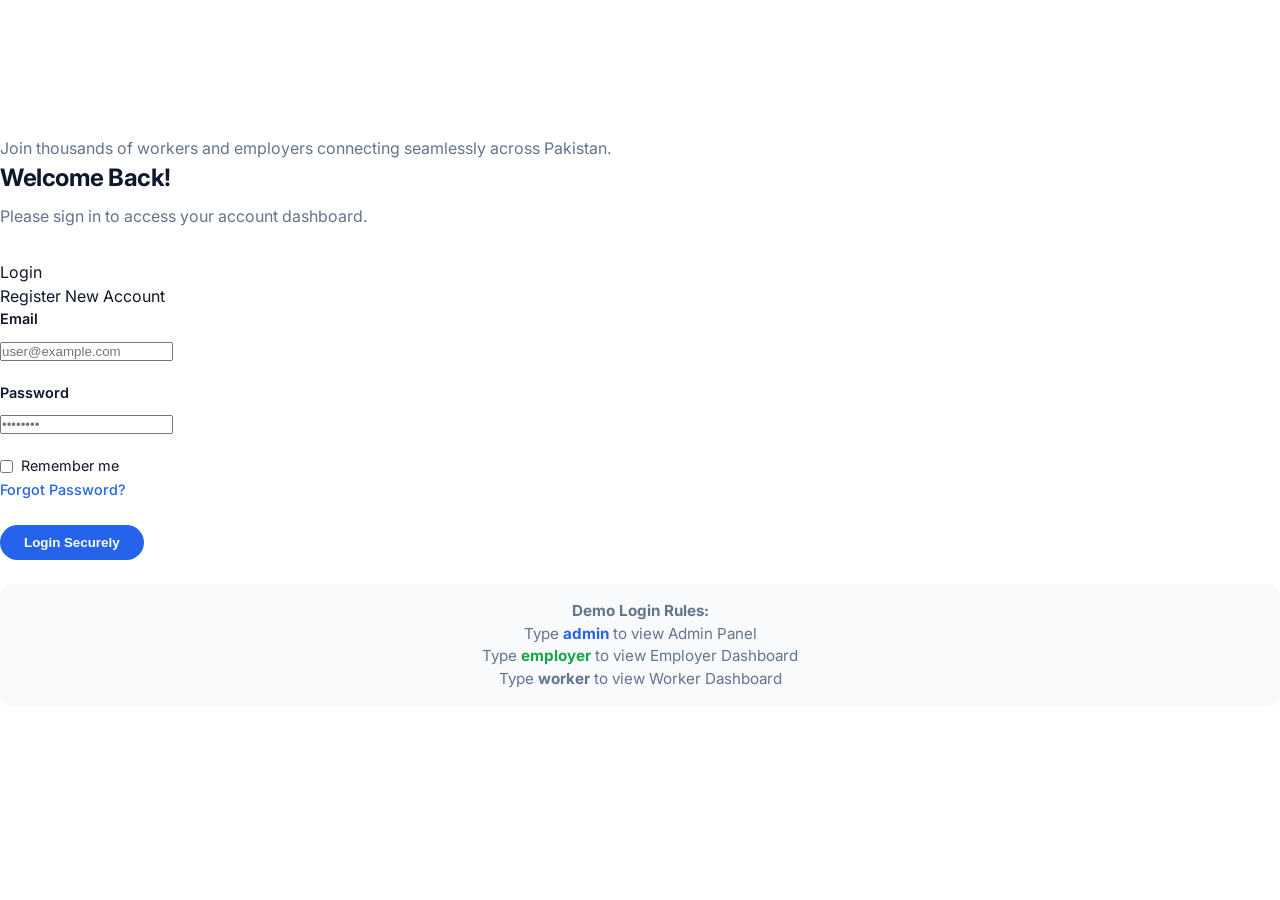
<file: login.html>
<!DOCTYPE html>
<html lang="en">
<head>
    <meta charset="UTF-8">
    <meta name="viewport" content="width=device-width, initial-scale=1.0">
    <title>Login / Register - Mazdoor.com</title>
    <link href="https://fonts.googleapis.com/css2?family=Inter:wght@400;500;600;700;800&display=swap" rel="stylesheet">
    <link rel="stylesheet" href="https://cdnjs.cloudflare.com/ajax/libs/font-awesome/6.4.0/css/all.min.css">
    <link rel="stylesheet" href="styles.css">
</head>
<body>
    <div class="auth-container">
        <!-- Visual Side -->
        <div class="auth-image">
            <div class="auth-quote">
                <a href="index.html" class="logo" style="color: white; margin-bottom: 24px; display: inline-flex;">
                    <i class="fa-solid fa-helmet-safety"></i>
                    <span>Mazdoor.com</span>
                </a>
                <h2 style="color: white; font-size: 2.5rem; margin-bottom: 16px;">Building the nation, one job at a time.</h2>
                <p>Join thousands of workers and employers connecting seamlessly across Pakistan.</p>
            </div>
        </div>
        
        <!-- Form Side -->
        <div class="auth-form-wrapper">
            <h2 style="margin-bottom: 8px;">Welcome Back!</h2>
            <p style="margin-bottom: 32px;">Please sign in to access your account dashboard.</p>
            
            <div class="auth-tabs">
                <div class="auth-tab active" id="tabLogin" onclick="switchTab('login')">Login</div>
                <div class="auth-tab" id="tabRegister" onclick="switchTab('register')">Register New Account</div>
            </div>
            
            <!-- Login Form -->
            <form id="loginForm" onsubmit="handleLogin(event)">
                <div class="form-group">
                    <label>Email</label>
                    <input type="text" id="loginInput" class="form-control" placeholder="user@example.com" required>
                </div>
                
                <div class="form-group">
                    <label>Password</label>
                    <input type="password" id="loginPassword" class="form-control" placeholder="••••••••" required>
                </div>
                
                <div class="flex-between" style="margin-bottom: 24px;">
                    <label style="display: flex; align-items: center; gap: 8px; font-size: 0.9rem; font-weight: 400;">
                        <input type="checkbox"> Remember me
                    </label>
                    <a href="#" style="color: var(--primary); text-decoration: none; font-size: 0.9rem; font-weight: 500;">Forgot Password?</a>
                </div>
                
                <button type="submit" class="btn btn-primary btn-block">
                    Login Securely
                </button>
            </form>

            <!-- Register Form (Hidden by default) -->
            <form id="registerForm" style="display: none;" onsubmit="handleRegister(event)">
                <div class="form-group">
                    <label>I am a...</label>
                    <select id="regRole" class="form-control" required style="font-weight: 600;">
                        <option value="worker">👷 Worker (Looking for jobs)</option>
                        <option value="employer">🏢 Employer (Looking to hire)</option>
                    </select>
                </div>

                <div class="form-group">
                    <label>Full Name</label>
                    <input type="text" id="regName" class="form-control" placeholder="e.g. Ali Raza" required>
                </div>

                <div class="form-group">
                    <label>Email</label>
                    <input type="email" id="regEmail" class="form-control" placeholder="user@example.com" required>
                </div>
                
                <div class="form-group">
                    <label>Create Password</label>
                    <input type="password" id="regPassword" class="form-control" placeholder="••••••••" required>
                </div>
                
                <button type="submit" class="btn btn-primary btn-block" style="margin-top: 12px;">
                    Create Account
                </button>
            </form>

            <div style="margin-top: 24px; text-align: center; color: var(--text-muted); font-size: 0.95rem; line-height: 1.5; background: var(--bg-light); padding: 16px; border-radius: var(--radius-md);">
                <strong>Demo Login Rules:</strong><br>
                Type <strong style="color: var(--primary);">admin</strong> to view Admin Panel<br>
                Type <strong style="color: var(--success);">employer</strong> to view Employer Dashboard<br>
                Type <strong>worker</strong> to view Worker Dashboard
            </div>
        </div>
    </div>

    <script>
        window.onload = function() {
            if (window.location.hash === '#register') {
                switchTab('register');
            }
        };

        function switchTab(tab) {
            const loginForm = document.getElementById('loginForm');
            const registerForm = document.getElementById('registerForm');
            const tabLogin = document.getElementById('tabLogin');
            const tabRegister = document.getElementById('tabRegister');

            const isLogin = tab === 'login';
            loginForm.style.display = isLogin ? 'block' : 'none';
            registerForm.style.display = isLogin ? 'none' : 'block';
            tabLogin.classList.toggle('active', isLogin);
            tabRegister.classList.toggle('active', !isLogin);
        }

        async function handleLogin(event) {
            event.preventDefault();
            const email = document.getElementById('loginInput').value.toLowerCase().trim();
            const password = document.getElementById('loginPassword').value;
            
            // Keep demo routes
            if (email === 'admin') {
                localStorage.setItem('currentUser', JSON.stringify({ id: 0, name: 'Demo Admin', email: 'admin@mazdoor.com', role: 'admin' }));
                localStorage.setItem('currentUserName', 'Demo Admin');
                localStorage.setItem('currentRole', 'admin');
                return window.location.href = 'admin-panel.html';
            }
            if (email === 'employer') {
                localStorage.setItem('currentUser', JSON.stringify({ id: 0, name: 'Demo Employer', email: 'employer@mazdoor.com', role: 'employer' }));
                localStorage.setItem('currentUserName', 'Demo Employer');
                localStorage.setItem('currentRole', 'employer');
                return window.location.href = 'employer-dashboard.html';
            }
            if (email === 'worker') {
                localStorage.setItem('currentUser', JSON.stringify({ id: 0, name: 'Demo Worker', email: 'worker@mazdoor.com', role: 'worker' }));
                localStorage.setItem('currentUserName', 'Demo Worker');
                localStorage.setItem('currentWorker', 'Demo Worker');
                localStorage.setItem('currentRole', 'worker');
                return window.location.href = 'worker-dashboard.html';
            }

            // Real backend login (trying both roles for simplicity since login form doesn't ask for role)
            try {
                let res = await fetch('http://localhost:3000/api/auth/login', {
                    method: 'POST',
                    headers: { 'Content-Type': 'application/json' },
                    body: JSON.stringify({ email, password, role: 'worker' })
                });
                
                if (!res.ok) {
                    res = await fetch('http://localhost:3000/api/auth/login', {
                        method: 'POST',
                        headers: { 'Content-Type': 'application/json' },
                        body: JSON.stringify({ email, password, role: 'employer' })
                    });
                }

                if (!res.ok) {
                    res = await fetch('http://localhost:3000/api/auth/login', {
                        method: 'POST',
                        headers: { 'Content-Type': 'application/json' },
                        body: JSON.stringify({ email, password, role: 'admin' })
                    });
                }

                if (res.ok) {
                    const user = await res.json();
                    localStorage.setItem('currentUser', JSON.stringify(user));
                    localStorage.setItem('currentUserName', user.name);
                    localStorage.setItem('currentRole', user.role);
                    
                    if(user.role === 'worker') {
                        localStorage.setItem('currentWorker', user.name);
                        window.location.href = 'worker-dashboard.html';
                    } else if (user.role === 'employer') {
                        window.location.href = 'employer-dashboard.html';
                    } else {
                        window.location.href = 'admin-panel.html';
                    }
                } else {
                    alert('Invalid credentials');
                }
            } catch (e) {
                console.error(e);
                alert('Server error or not running');
            }
        }

        async function handleRegister(event) {
            event.preventDefault();
            const role = document.getElementById('regRole').value;
            const name = document.getElementById('regName').value;
            const email = document.getElementById('regEmail').value;
            const password = document.getElementById('regPassword').value;

            try {
                const res = await fetch('http://localhost:3000/api/auth/register', {
                    method: 'POST',
                    headers: { 'Content-Type': 'application/json' },
                    body: JSON.stringify({ name, email, password, role })
                });

                if (res.ok) {
                    alert('Registration successful! Please login.');
                    switchTab('login');
                } else {
                    const err = await res.json();
                    alert(err.error || 'Registration failed');
                }
            } catch(e) {
                console.error(e);
                alert("Cannot connect to server.");
            }
        }
    </script>
</body>
</html>
</file>
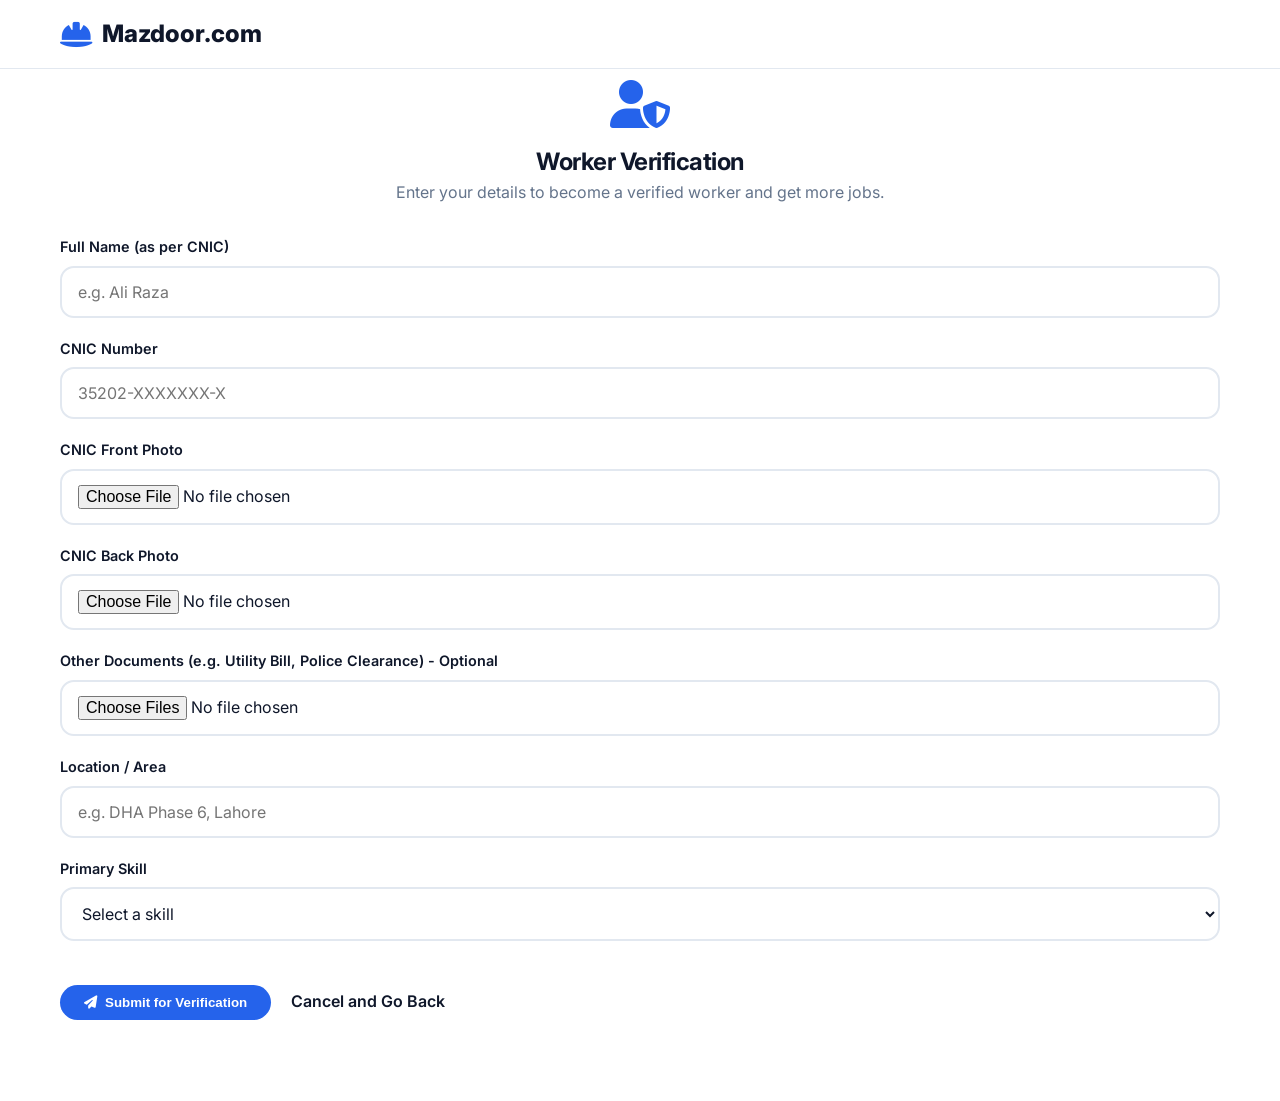
<file: nadra-authorization.html>
<!DOCTYPE html>
<html lang="en">
<head>
    <meta charset="UTF-8">
    <meta name="viewport" content="width=device-width, initial-scale=1.0">
    <title>Authorizing from NADRA - Mazdoor.com</title>
    <link href="https://fonts.googleapis.com/css2?family=Inter:wght@400;500;600;700;800&display=swap" rel="stylesheet">
    <link rel="stylesheet" href="https://cdnjs.cloudflare.com/ajax/libs/font-awesome/6.4.0/css/all.min.css">
    <link rel="stylesheet" href="styles.css">
    <style>
        .loading-container {
            min-height: 80vh;
            display: flex;
            flex-direction: column;
            justify-content: center;
            align-items: center;
            text-align: center;
        }

        .spinner {
            width: 80px;
            height: 80px;
            border: 8px solid rgba(13, 110, 253, 0.2);
            border-top: 8px solid #0d6efd;
            border-radius: 50%;
            animation: spin 1s linear infinite;
            margin-bottom: 24px;
        }

        @keyframes spin {
            0% { transform: rotate(0deg); }
            100% { transform: rotate(360deg); }
        }

        .status-text {
            font-size: 1.5rem;
            font-weight: 600;
            color: #333;
            margin-bottom: 12px;
        }
        
        body.lang-ur .status-text {
            font-family: 'Noto Nastaliq Urdu', serif;
        }

        .status-subtext {
            color: #666;
            font-size: 1.1rem;
        }
        
        .success-icon {
            display: none;
            font-size: 5rem;
            color: #198754;
            margin-bottom: 24px;
        }
    </style>
</head>
<body>
    <nav class="navbar">
        <div class="nav-container">
            <a href="index.html" class="logo">
                <i class="fa-solid fa-helmet-safety text-primary"></i>
                <span data-en="Mazdoor.com" data-ur="مزدور ڈاٹ کام">Mazdoor.com</span>
            </a>
        </div>
    </nav>

    <main class="section">
        <div class="section-container loading-container">
            <div id="spinner" class="spinner"></div>
            <i id="successIcon" class="fa-solid fa-circle-check success-icon"></i>
            
            <h2 id="statusText" class="status-text" data-en="Authorizing from NADRA Database..." data-ur="نادرہ ڈیٹا بیس سے توثیق ہو رہی ہے...">Authorizing from NADRA Database...</h2>
            <p id="statusSubtext" class="status-subtext" data-en="Please wait while we verify your CNIC and documents." data-ur="براہ کرم انتظار کریں جبکہ ہم آپ کے شناختی کارڈ اور دستاویزات کی تصدیق کر رہے ہیں۔">Please wait while we verify your CNIC and documents.</p>
        </div>
    </main>

    <script src="script.js"></script>
    <script>
        document.addEventListener('DOMContentLoaded', () => {
            const pendingDetailsStr = localStorage.getItem('pendingWorkerDetails');
            
            if (!pendingDetailsStr) {
                // If accessed directly without filling form, send back to form
                window.location.href = 'verification-form.html';
                return;
            }

            const workerDetails = JSON.parse(pendingDetailsStr);
            const currentUser = JSON.parse(localStorage.getItem('currentUser') || '{"id": 1}'); // Use logged in user ID if available

            // Simulate NADRA authorization delay (3 seconds)
            setTimeout(async () => {
                try {
                    const res = await fetch('http://localhost:3000/api/worker/verify', {
                        method: 'POST',
                        headers: { 'Content-Type': 'application/json' },
                        body: JSON.stringify({
                            user_id: currentUser.id,
                            name: workerDetails.name,
                            cnic: workerDetails.cnic,
                            skill: workerDetails.skill,
                            location: workerDetails.location
                        })
                    });

                    if (res.ok) {
                        // Show success UI
                        document.getElementById('spinner').style.display = 'none';
                        document.getElementById('successIcon').style.display = 'block';
                        
                        const isUrdu = document.body.classList.contains('lang-ur');
                        
                        const statusText = document.getElementById('statusText');
                        statusText.innerText = isUrdu ? 'درخواست بھیج دی گئی!' : 'Request Submitted!';
                        
                        const statusSubtext = document.getElementById('statusSubtext');
                        statusSubtext.innerText = isUrdu ? 'آپ کی درخواست ایڈمن کی منظوری کے لیے بھیج دی گئی ہے۔' : 'Your verification request has been sent for admin approval.';

                        // Clean up pending details
                        localStorage.removeItem('pendingWorkerDetails');

                        // Redirect to homepage after another 2 seconds
                        setTimeout(() => {
                            window.location.href = 'index.html';
                        }, 2000);
                    } else {
                        alert("Error submitting request");
                        window.location.href = 'verification-form.html';
                    }
                } catch(e) {
                    console.error(e);
                    alert("Could not connect to server");
                }
            }, 3000);
        });
    </script>
</body>
</html>
</file>
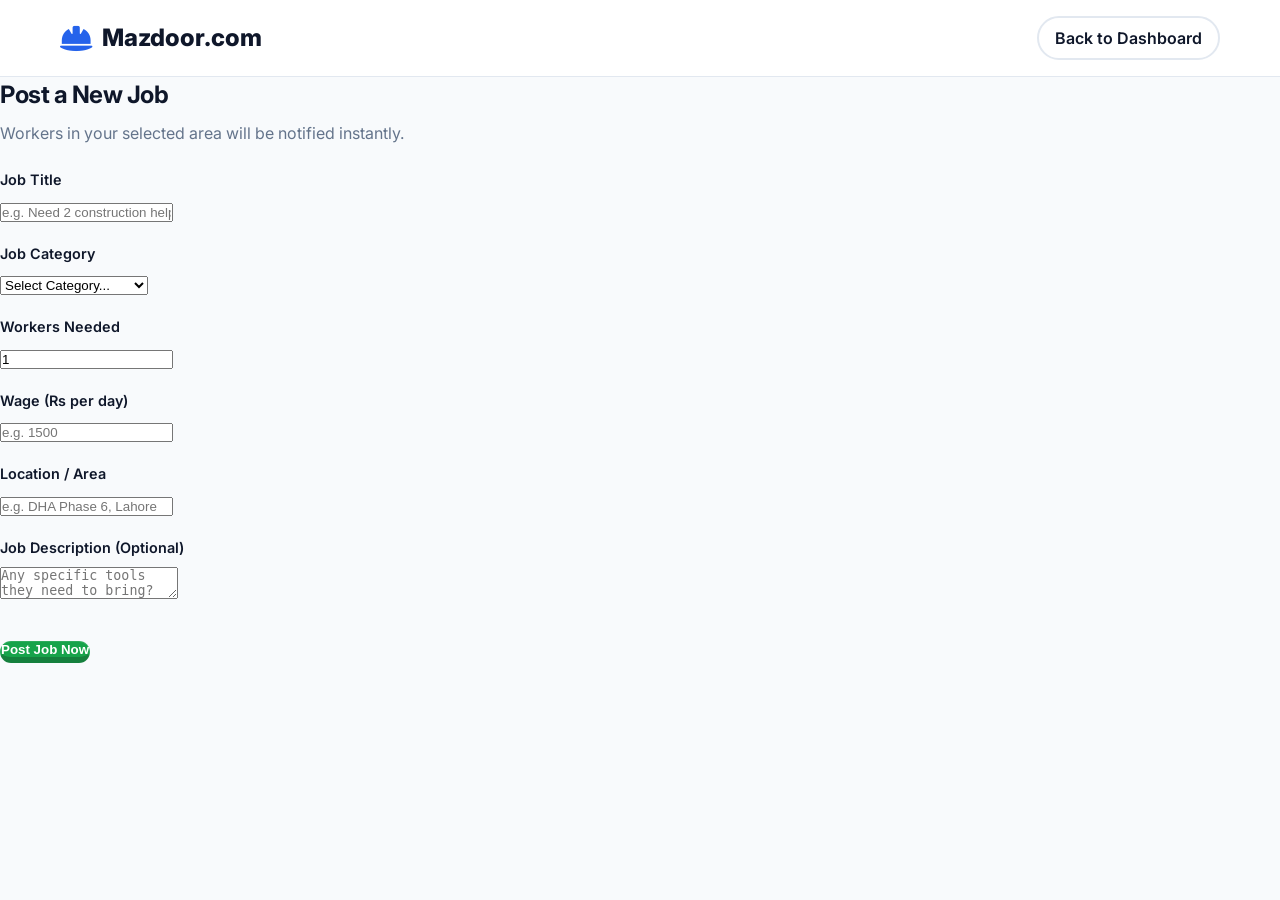
<file: post-job.html>
<!DOCTYPE html>
<html lang="en">
<head>
    <meta charset="UTF-8">
    <meta name="viewport" content="width=device-width, initial-scale=1.0">
    <title>Post a Job - Mazdoor.com</title>
    <link href="https://fonts.googleapis.com/css2?family=Inter:wght@400;500;600;700;800&display=swap" rel="stylesheet">
    <link rel="stylesheet" href="https://cdnjs.cloudflare.com/ajax/libs/font-awesome/6.4.0/css/all.min.css">
    <link rel="stylesheet" href="styles.css">
</head>
<body class="bg-light">
    <nav class="navbar" style="position: static;">
        <div class="nav-container">
            <a href="index.html" class="logo">
                <i class="fa-solid fa-helmet-safety text-primary"></i>
                <span>Mazdoor.com</span>
            </a>
            <a href="employer-dashboard.html" class="btn btn-outline">Back to Dashboard</a>
        </div>
    </nav>

    <div class="form-container">
        <h2 style="margin-bottom: 8px;">Post a New Job</h2>
        <p style="margin-bottom: 24px;">Workers in your selected area will be notified instantly.</p>
        
        <form onsubmit="event.preventDefault(); window.location.href='employer-dashboard.html';">
            <div class="form-group">
                <label>Job Title</label>
                <input type="text" class="form-control" placeholder="e.g. Need 2 construction helpers" required>
            </div>
            
            <div class="grid-2">
                <div class="form-group">
                    <label>Job Category</label>
                    <select class="form-control" required>
                        <option value="">Select Category...</option>
                        <option value="construction">Construction / Helper</option>
                        <option value="electrician">Electrician</option>
                        <option value="plumber">Plumber</option>
                        <option value="cleaner">Cleaner</option>
                        <option value="painter">Painter</option>
                        <option value="driver">Driver</option>
                    </select>
                </div>
                
                <div class="form-group">
                    <label>Workers Needed</label>
                    <input type="number" class="form-control" min="1" value="1" required>
                </div>
            </div>
            
            <div class="grid-2">
                <div class="form-group">
                    <label>Wage (Rs per day)</label>
                    <input type="number" class="form-control" placeholder="e.g. 1500" required>
                </div>
                
                <div class="form-group">
                    <label>Location / Area</label>
                    <input type="text" class="form-control" placeholder="e.g. DHA Phase 6, Lahore" required>
                </div>
            </div>
            
            <div class="form-group">
                <label>Job Description (Optional)</label>
                <textarea class="form-control" placeholder="Any specific tools they need to bring? Timings?"></textarea>
            </div>
            
            <button type="submit" class="btn btn-success btn-block" style="margin-top: 16px;">
                Post Job Now
            </button>
        </form>
    </div>
</body>
</html>
</file>
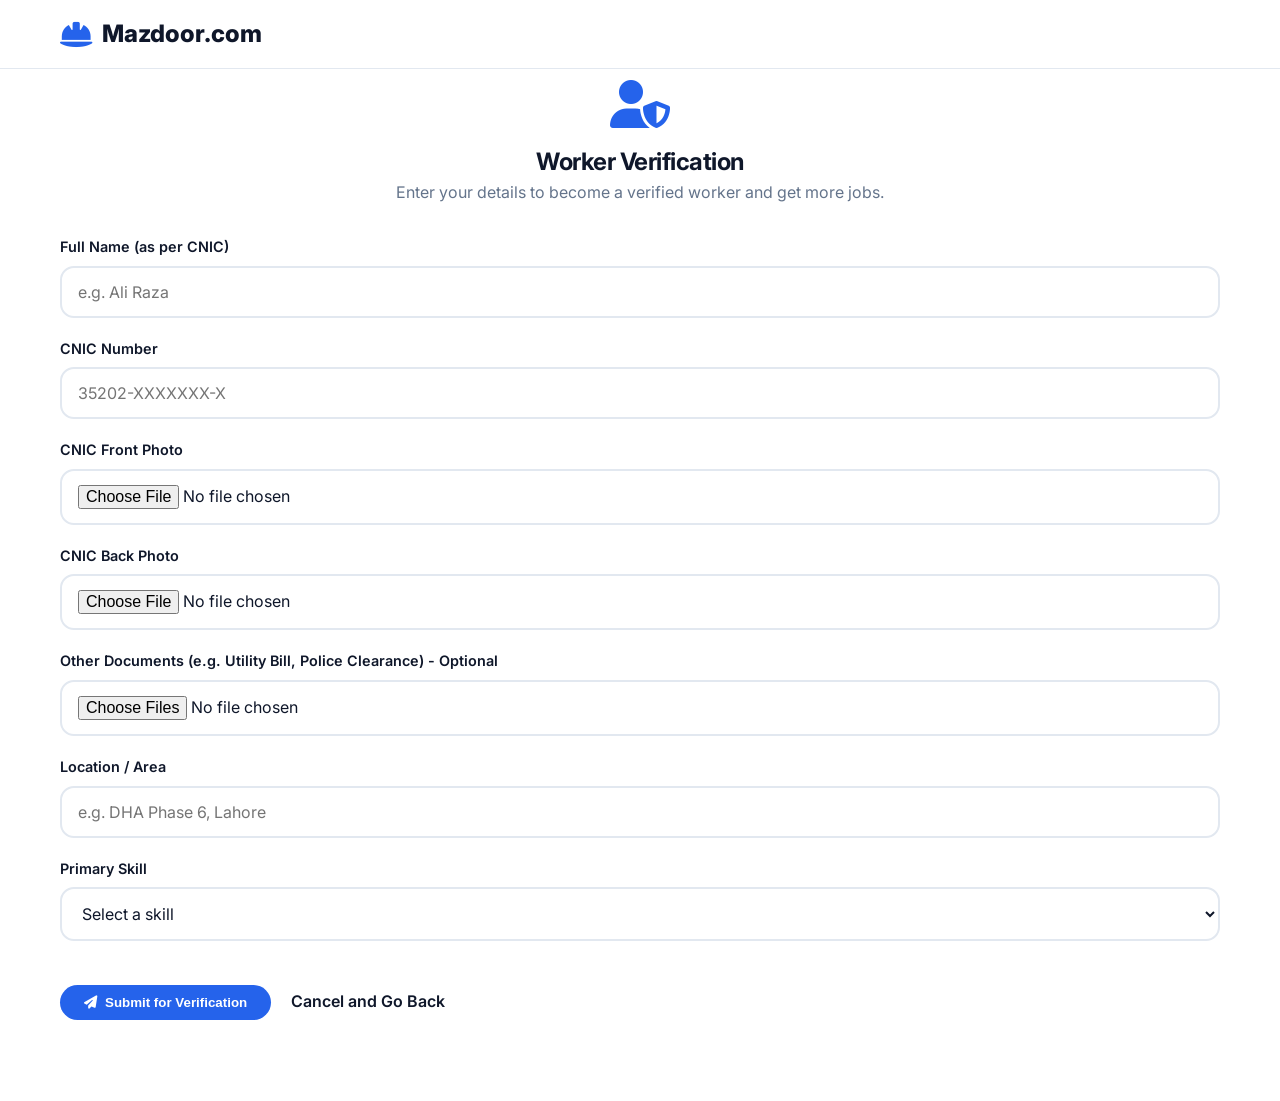
<file: verification-form.html>
<!DOCTYPE html>
<html lang="en">
<head>
    <meta charset="UTF-8">
    <meta name="viewport" content="width=device-width, initial-scale=1.0">
    <title>Worker Verification - Mazdoor.com</title>
    <link href="https://fonts.googleapis.com/css2?family=Inter:wght@400;500;600;700;800&display=swap" rel="stylesheet">
    <link rel="stylesheet" href="https://cdnjs.cloudflare.com/ajax/libs/font-awesome/6.4.0/css/all.min.css">
    <link rel="stylesheet" href="styles.css">
</head>
<body>
    <nav class="navbar">
        <div class="nav-container">
            <a href="index.html" class="logo">
                <i class="fa-solid fa-helmet-safety text-primary"></i>
                <span>Mazdoor.com</span>
            </a>
        </div>
    </nav>

    <main class="section">
        <div class="section-container">
            <div class="form-container">
                <div class="text-center" style="margin-bottom: 32px;">
                    <i class="fa-solid fa-user-shield text-primary" style="font-size: 3rem; margin-bottom: 16px;"></i>
                    <h2>Worker Verification</h2>
                    <p>Enter your details to become a verified worker and get more jobs.</p>
                </div>

                <form id="verificationForm" onsubmit="handleVerificationSubmit(event)">
                    <div class="form-group">
                        <label for="fullName">Full Name (as per CNIC)</label>
                        <input type="text" id="fullName" class="form-input" placeholder="e.g. Ali Raza" required>
                    </div>

                    <div class="form-group">
                        <label for="cnicNumber">CNIC Number</label>
                        <input type="text" id="cnicNumber" class="form-input" placeholder="35202-XXXXXXX-X" required>
                    </div>

                    <div class="form-group">
                        <label for="cnicFront">CNIC Front Photo</label>
                        <input type="file" id="cnicFront" class="form-input" accept="image/*" required>
                    </div>

                    <div class="form-group">
                        <label for="cnicBack">CNIC Back Photo</label>
                        <input type="file" id="cnicBack" class="form-input" accept="image/*" required>
                    </div>

                    <div class="form-group">
                        <label for="otherDocs">Other Documents (e.g. Utility Bill, Police Clearance) - Optional</label>
                        <input type="file" id="otherDocs" class="form-input" accept="image/*,.pdf" multiple>
                    </div>

                    <div class="form-group">
                        <label for="location">Location / Area</label>
                        <input type="text" id="location" class="form-input" placeholder="e.g. DHA Phase 6, Lahore" required>
                    </div>

                    <div class="form-group">
                        <label for="skill">Primary Skill</label>
                        <select id="skill" class="form-input" required>
                            <option value="">Select a skill</option>
                            <option value="Construction">Construction</option>
                            <option value="Electrician">Electrician</option>
                            <option value="Plumber">Plumber</option>
                            <option value="Painter">Painter</option>
                            <option value="Cleaner">Cleaner</option>
                            <option value="Driver">Driver</option>
                            <option value="Helper">General Helper</option>
                        </select>
                    </div>

                    <button type="submit" class="btn btn-primary btn-block" style="margin-top: 24px;">
                        <i class="fa-solid fa-paper-plane"></i> Submit for Verification
                    </button>
                    
                    <a href="worker-dashboard.html" class="btn btn-outline btn-block" style="margin-top: 12px; border: none;">
                        Cancel and Go Back
                    </a>
                </form>
            </div>
        </div>
    </main>

    <script src="script.js"></script>
    <script>
        function handleVerificationSubmit(event) {
            event.preventDefault();
            const name = document.getElementById('fullName').value;
            const cnic = document.getElementById('cnicNumber').value;
            const location = document.getElementById('location').value;
            const skill = document.getElementById('skill').value;

            // Save basic info temporarily in localStorage to pass to the NADRA simulation
            localStorage.setItem('pendingWorkerDetails', JSON.stringify({
                name, cnic, location, skill
            }));

            // Redirect to the simulated NADRA authorization page
            window.location.href = 'nadra-authorization.html';
        }
    </script>
</body>
</html>
</file>
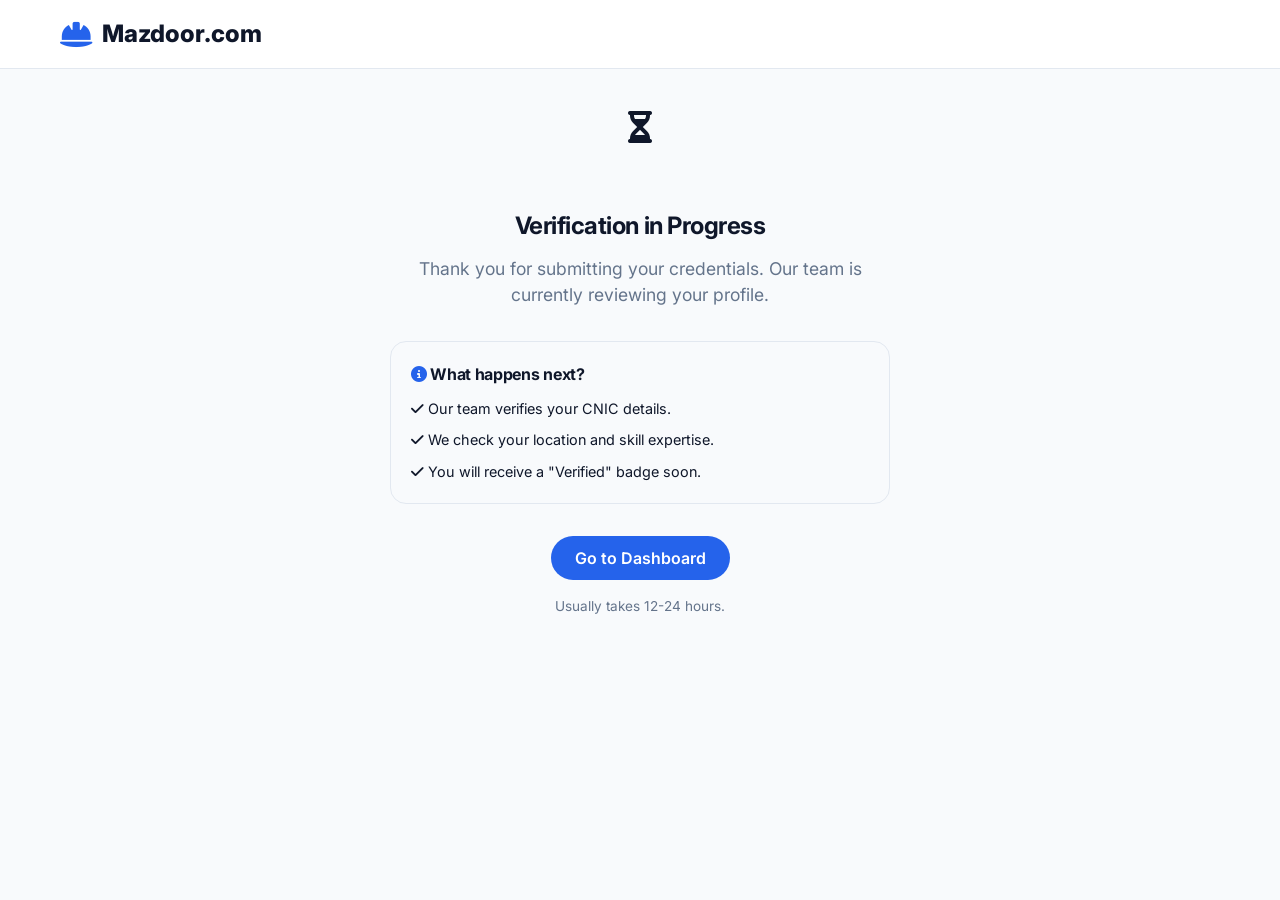
<file: waiting-verification.html>
<!DOCTYPE html>
<html lang="en">
<head>
    <meta charset="UTF-8">
    <meta name="viewport" content="width=device-width, initial-scale=1.0">
    <title>Waiting for Verification - Mazdoor.com</title>
    <link href="https://fonts.googleapis.com/css2?family=Inter:wght@400;500;600;700;800&display=swap" rel="stylesheet">
    <link rel="stylesheet" href="https://cdnjs.cloudflare.com/ajax/libs/font-awesome/6.4.0/css/all.min.css">
    <link rel="stylesheet" href="styles.css">
</head>
<body class="bg-light">
    <nav class="navbar">
        <div class="nav-container">
            <a href="index.html" class="logo">
                <i class="fa-solid fa-helmet-safety text-primary"></i>
                <span>Mazdoor.com</span>
            </a>
        </div>
    </nav>

    <main class="section" style="min-height: 80vh; display: flex; align-items: center;">
        <div class="section-container">
            <div class="form-container text-center" style="max-width: 500px;">
                <div style="margin-bottom: 32px;">
                    <div class="status-step-icon active" style="width: 80px; height: 80px; font-size: 2rem; margin: 0 auto 24px auto;">
                        <i class="fa-solid fa-hourglass-half"></i>
                    </div>
                    <h2 style="margin-bottom: 12px;">Verification in Progress</h2>
                    <p style="font-size: 1.1rem; color: var(--text-muted);">Thank you for submitting your credentials. Our team is currently reviewing your profile.</p>
                </div>

                <div style="background: var(--bg-light); padding: 20px; border-radius: 16px; margin-bottom: 32px; border: 1px solid var(--border-color); text-align: left;">
                    <h4 style="margin-bottom: 12px;"><i class="fa-solid fa-circle-info text-primary"></i> What happens next?</h4>
                    <ul style="list-style: none; padding: 0; display: flex; flex-direction: column; gap: 10px; font-size: 0.9rem;">
                        <li><i class="fa-solid fa-check text-success"></i> Our team verifies your CNIC details.</li>
                        <li><i class="fa-solid fa-check text-success"></i> We check your location and skill expertise.</li>
                        <li><i class="fa-solid fa-check text-success"></i> You will receive a "Verified" badge soon.</li>
                    </ul>
                </div>

                <a href="worker-dashboard.html" class="btn btn-primary btn-block">
                    Go to Dashboard
                </a>
                <p style="margin-top: 16px; font-size: 0.85rem; color: var(--text-muted);">
                    Usually takes 12-24 hours.
                </p>
            </div>
        </div>
    </main>

    <script src="script.js"></script>
</body>
</html>
</file>
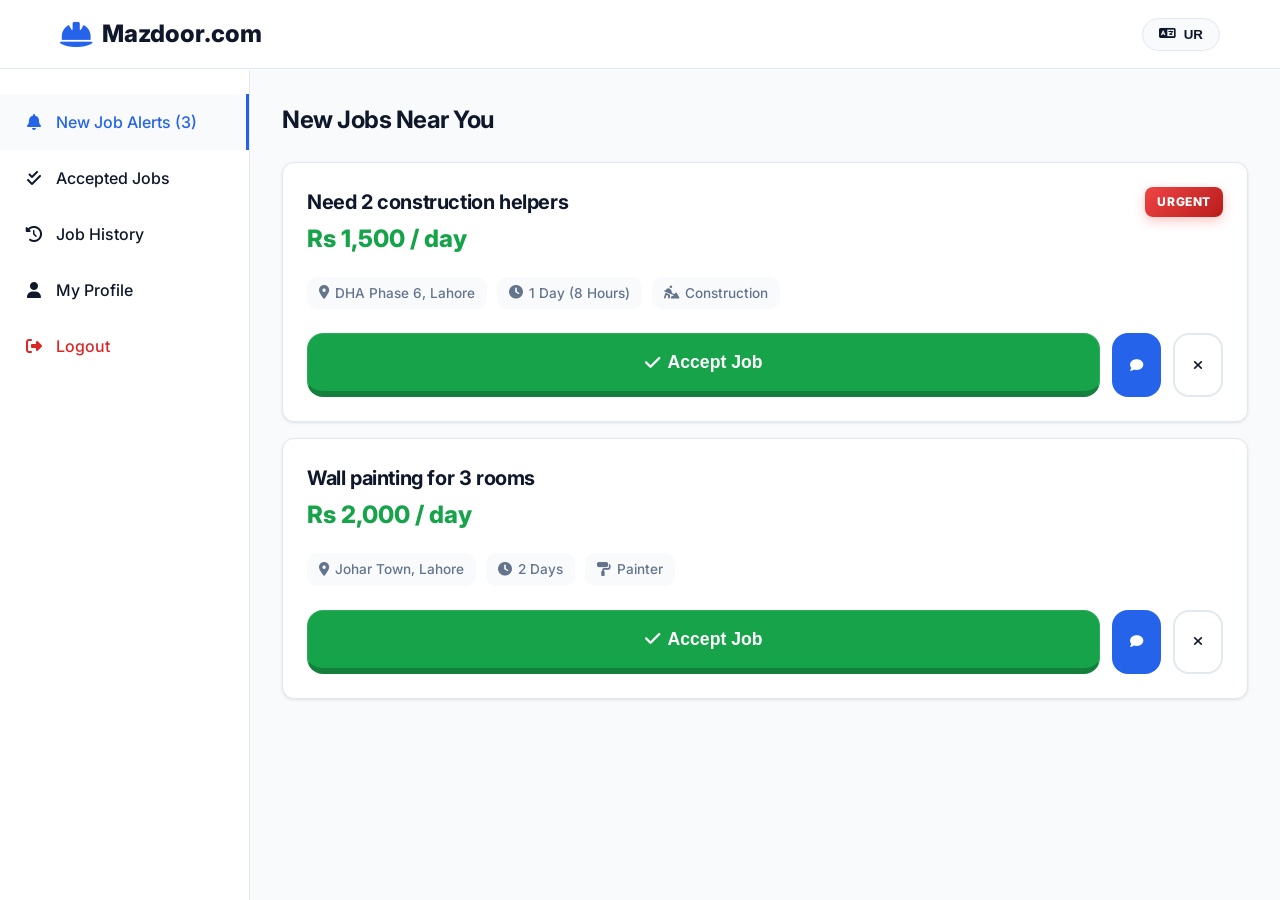
<file: worker-dashboard.html>
<!DOCTYPE html>
<html lang="en">
<head>
    <meta charset="UTF-8">
    <meta name="viewport" content="width=device-width, initial-scale=1.0">
    <title>Worker Dashboard - Mazdoor.com</title>
    <!-- Google Fonts -->
    <link href="https://fonts.googleapis.com/css2?family=Inter:wght@400;500;600;700;800&display=swap" rel="stylesheet">
    <!-- FontAwesome for Icons -->
    <link rel="stylesheet" href="https://cdnjs.cloudflare.com/ajax/libs/font-awesome/6.4.0/css/all.min.css">
    <!-- Custom CSS -->
    <link rel="stylesheet" href="styles.css">
    <style>
        .dashboard-layout { display: flex; min-height: 100vh; padding-top: 70px; }
        
        .sidebar {
            width: 250px; background: var(--bg-card); border-right: 1px solid var(--border-color);
            padding: 24px 0; position: fixed; height: calc(100vh - 70px);
        }
        .sidebar a {
            display: flex; align-items: center; gap: 12px; padding: 16px 24px;
            color: var(--text-dark); text-decoration: none; font-weight: 500;
        }
        .sidebar a:hover, .sidebar a.active { background: var(--bg-light); color: var(--primary); border-right: 3px solid var(--primary); }
        .sidebar i { width: 20px; text-align: center; }
        
        .main-content { margin-left: 250px; padding: 32px; flex: 1; background: var(--bg-light); }
        .page-header { margin-bottom: 24px; display: flex; justify-content: space-between; align-items: center; }
        
        .job-card-worker { background: var(--bg-card); padding: 24px; border-radius: var(--radius-md); border: 1px solid var(--border-color); margin-bottom: 16px; box-shadow: var(--shadow-sm); }
        .job-card-worker h3 { margin-bottom: 8px; font-size: 1.25rem; }
        .job-details { display: grid; grid-template-columns: 1fr 1fr; gap: 12px; margin: 16px 0; font-size: 0.95rem; color: var(--text-muted); }
        .job-details i { color: var(--primary); margin-right: 8px; }
        
        .action-buttons { display: flex; gap: 12px; margin-top: 16px; }
        
        @media (max-width: 768px) {
            .dashboard-layout { flex-direction: column; }
            .sidebar { width: 100%; position: static; height: auto; border-right: none; border-bottom: 1px solid var(--border-color); overflow-x: auto; white-space: nowrap; padding: 0; }
            .sidebar a { display: inline-flex; padding: 16px; border-right: none; border-bottom: 3px solid transparent; }
            .sidebar a.active { border-right: none; border-bottom: 3px solid var(--primary); }
            .main-content { margin-left: 0; padding: 16px; }
            .job-details { grid-template-columns: 1fr; }
            .action-buttons { flex-direction: column; }
            .btn { width: 100%; }
        }
    </style>
</head>
<body>
    <nav class="navbar">
        <div class="nav-container">
            <a href="index.html" class="logo">
                <i class="fa-solid fa-helmet-safety text-primary"></i>
                <span>Mazdoor.com</span>
            </a>
            <div class="nav-actions">
                <button class="btn btn-lang"><i class="fa-solid fa-language"></i> UR</button>
            </div>
        </div>
    </nav>

    <div class="dashboard-layout">
        <!-- Sidebar -->
        <aside class="sidebar">
            <a href="#" class="active"><i class="fa-solid fa-bell"></i> New Job Alerts (3)</a>
            <a href="#"><i class="fa-solid fa-check-double"></i> Accepted Jobs</a>
            <a href="#"><i class="fa-solid fa-clock-rotate-left"></i> Job History</a>
            <a href="worker-profile.html"><i class="fa-solid fa-user"></i> My Profile</a>
            <a href="index.html" style="color: var(--danger); margin-top: auto;"><i class="fa-solid fa-right-from-bracket"></i> Logout</a>
        </aside>

        <!-- Main Content -->
        <main class="main-content">
            <div class="page-header">
                <h2>New Jobs Near You</h2>
            </div>

            <!-- Job Card -->
            <div class="job-card-worker">
                <div style="display: flex; justify-content: space-between; align-items: flex-start; margin-bottom: 20px;">
                    <div>
                        <h3 style="margin-bottom: 4px;">Need 2 construction helpers</h3>
                        <span class="job-amount-highlight">Rs 1,500 / day</span>
                    </div>
                    <span class="badge-urgent">URGENT</span>
                </div>
                
                <div style="display: flex; flex-wrap: wrap; gap: 10px; margin-bottom: 24px;">
                    <div class="job-meta-tag"><i class="fa-solid fa-location-dot"></i> DHA Phase 6, Lahore</div>
                    <div class="job-meta-tag"><i class="fa-solid fa-clock"></i> 1 Day (8 Hours)</div>
                    <div class="job-meta-tag"><i class="fa-solid fa-person-digging"></i> Construction</div>
                </div>
                
                <div class="action-buttons">
                    <button class="btn btn-success" style="padding: 18px; font-size: 1.1rem; flex: 1.5; border-radius: 16px;" onclick="openPaymentModal('Need 2 construction helpers', 'Rs 1,500', 'Rs 150')">
                        <i class="fa-solid fa-check"></i> Accept Job
                    </button>
                    <button class="btn btn-primary" style="padding: 18px; width: 60px; border-radius: 16px; flex: 0;" onclick="openChatModal('Employer (DHA Phase 6)')">
                        <i class="fa-solid fa-comment"></i>
                    </button>
                    <button class="btn btn-outline" style="padding: 18px; width: 60px; border-radius: 16px; flex: 0;" onclick="rejectJob(this)">
                        <i class="fa-solid fa-xmark"></i>
                    </button>
                </div>
            </div>
            
            <!-- Job Card -->
            <div class="job-card-worker">
                <div style="display: flex; justify-content: space-between; align-items: flex-start; margin-bottom: 20px;">
                    <div>
                        <h3 style="margin-bottom: 4px;">Wall painting for 3 rooms</h3>
                        <span class="job-amount-highlight">Rs 2,000 / day</span>
                    </div>
                </div>
                
                <div style="display: flex; flex-wrap: wrap; gap: 10px; margin-bottom: 24px;">
                    <div class="job-meta-tag"><i class="fa-solid fa-location-dot"></i> Johar Town, Lahore</div>
                    <div class="job-meta-tag"><i class="fa-solid fa-clock"></i> 2 Days</div>
                    <div class="job-meta-tag"><i class="fa-solid fa-paint-roller"></i> Painter</div>
                </div>
                
                <div class="action-buttons">
                    <button class="btn btn-success" style="padding: 18px; font-size: 1.1rem; flex: 1.5; border-radius: 16px;" onclick="openPaymentModal('Wall painting for 3 rooms', 'Rs 2,000', 'Rs 200')">
                        <i class="fa-solid fa-check"></i> Accept Job
                    </button>
                    <button class="btn btn-primary" style="padding: 18px; width: 60px; border-radius: 16px; flex: 0;" onclick="openChatModal('Employer (Johar Town)')">
                        <i class="fa-solid fa-comment"></i>
                    </button>
                    <button class="btn btn-outline" style="padding: 18px; width: 60px; border-radius: 16px; flex: 0;" onclick="rejectJob(this)">
                        <i class="fa-solid fa-xmark"></i>
                    </button>
                </div>
            </div>

        </main>
    </div>

    <!-- Payment Modal -->
    <div class="modal-overlay" id="paymentModal">
        <div class="modal-content">
            <button class="modal-close" onclick="closeModal('paymentModal')"><i class="fa-solid fa-xmark"></i></button>
            <div class="modal-header">
                <h3>Complete Payment</h3>
                <p>Secure your slot for this job by paying the platform fee.</p>
            </div>
            <div class="modal-body">
                <div class="payment-sum-card">
                    <strong id="payJobTitle" style="font-size: 1.1rem;">Need 2 construction helpers</strong>
                    <div class="payment-sum-row">
                        <span>Expected Earnings:</span>
                        <strong id="payJobAmount">Rs 1,500</strong>
                    </div>
                    <div class="payment-total">
                        <span>Commission Fee</span>
                        <span id="payCommissionFee" style="color: var(--danger);">Rs 150</span>
                    </div>
                </div>
                
                <div class="form-group">
                    <label>Payment Method</label>
                    <div class="payment-methods-grid">
                        <div class="payment-method-btn active" onclick="selectPaymentMethod(this)">
                            <i class="fa-solid fa-mobile-screen text-primary"></i>
                            <span>EasyPaisa</span>
                        </div>
                        <div class="payment-method-btn" onclick="selectPaymentMethod(this)">
                            <i class="fa-solid fa-wallet" style="color: #F59E0B;"></i>
                            <span>JazzCash</span>
                        </div>
                        <div class="payment-method-btn" onclick="selectPaymentMethod(this)">
                            <i class="fa-solid fa-credit-card" style="color: #6366F1;"></i>
                            <span>Card</span>
                        </div>
                    </div>
                </div>

                <div id="methodFields">
                    <div class="form-group">
                        <label>Mobile Number</label>
                        <input type="text" class="form-input" placeholder="03XX XXXXXXX">
                    </div>
                </div>
                
                <button class="btn btn-primary" style="width: 100%; padding: 18px; font-size: 1.1rem; border-radius: 16px; margin-top: 20px; box-shadow: 0 10px 20px rgba(37, 99, 235, 0.2);" onclick="processPayment()">
                    Confirm & Pay Now
                </button>
                <p style="font-size: 0.8rem; color: var(--text-muted); margin-top: 16px; text-align: center;">
                    <i class="fa-solid fa-shield-halved"></i> 100% Secure Payment for Mazdoor.com
                </p>
            </div>
        </div>
    </div>

    <!-- Chat Modal -->
    <div class="modal-overlay" id="chatModal">
        <div class="modal-content" style="max-width: 600px;">
            <button class="modal-close" onclick="closeModal('chatModal')"><i class="fa-solid fa-xmark"></i></button>
            <div class="modal-header" style="display: flex; align-items: center; gap: 12px;">
                <div style="width: 48px; height: 48px; background: var(--bg-light); border-radius: 50%; display: flex; align-items: center; justify-content: center; font-size: 1.5rem; color: var(--primary);">
                    <i class="fa-solid fa-user"></i>
                </div>
                <div>
                    <h3 id="chatEmployerName" style="margin: 0; font-size: 1.25rem;">Employer</h3>
                    <div style="font-size: 0.9rem; color: var(--success);"><i class="fa-solid fa-circle" style="font-size: 0.5rem; vertical-align: middle;"></i> Online</div>
                </div>
            </div>
            <div class="modal-body">
                <div class="chat-messages" id="chatMessages">
                    <div class="chat-msg employer">
                        Hello, I am looking for workers for my project. Are you available?
                        <div style="font-size: 0.75rem; color: var(--text-muted); text-align: right; margin-top: 4px;">10:30 AM</div>
                    </div>
                </div>
                <div class="chat-input-area">
                    <input type="text" class="form-input" id="chatInput" placeholder="Type a message..." onkeypress="if(event.key === 'Enter') sendMessage()">
                    <button class="btn btn-primary" onclick="sendMessage()"><i class="fa-solid fa-paper-plane"></i></button>
                </div>
            </div>
        </div>
    </div>
    <!-- Include JavaScript -->
    <script src="script.js"></script>
</body>
</html>
</file>
<file: styles.css>
:root {
    /* Colors tailored for Mazdoor.com */
    --primary: #2563EB; /* Blue for workers */
    --primary-dark: #1E40AF;
    --success: #16A34A; /* Green for employers/hiring */
    --success-hover: #15803D;
    --warning: #F59E0B;
    --danger: #DC2626;
    
    --bg-main: #FFFFFF;
    --bg-light: #F8FAFC;
    --bg-card: #FFFFFF;
    
    --text-dark: #0F172A;
    --text-muted: #64748B;
    --border-color: #E2E8F0;

    /* Spacing & Sizes */
    --radius-md: 12px;
    --radius-lg: 20px;
    --radius-pill: 9999px;
    
    --shadow-sm: 0 1px 3px rgba(0,0,0,0.1);
    --shadow-md: 0 4px 6px -1px rgba(0,0,0,0.1);
    --shadow-lg: 0 10px 15px -3px rgba(0,0,0,0.1);
    
    /* Typography */
    --font-main: 'Inter', sans-serif;
}

body.dark-mode {
    --bg-main: #0F172A;
    --bg-light: #1E293B;
    --bg-card: #1E293B;
    
    --text-dark: #F8FAFC;
    --text-muted: #94A3B8;
    --border-color: #334155;
}

* { margin: 0; padding: 0; box-sizing: border-box; }

body {
    font-family: var(--font-main);
    color: var(--text-dark);
    background-color: var(--bg-main);
    line-height: 1.5;
    -webkit-font-smoothing: antialiased;
}

/* Utilities */
.text-center { text-align: center; }
.text-primary { color: var(--primary); }
.bg-light { background-color: var(--bg-light); }

/* Language Specific */
.lang-ur {
    font-family: 'Noto Nastaliq Urdu', serif;
    font-size: 0.95em; /* Reduced from 1.1em to address user feedback on size */
}
.lang-ur .btn { font-family: 'Noto Nastaliq Urdu', serif; font-size: 1.05em; font-weight: 700; }
.lang-ur h1, .lang-ur h2, .lang-ur h3, .lang-ur h4 { font-family: 'Noto Nastaliq Urdu', serif; line-height: 1.5; }
.lang-ur p { line-height: 1.7; }

/* Typography */
h1, h2, h3, h4 { font-weight: 700; color: var(--text-dark); letter-spacing: -0.02em; }
p { color: var(--text-muted); }

/* Navigation */
.navbar {
    position: fixed; top: 0; width: 100%;
    background: var(--bg-main); border-bottom: 1px solid var(--border-color);
    z-index: 1000; padding: 16px 0;
    transition: background 0.3s, border-color 0.3s;
}
.nav-container {
    max-width: 1200px; margin: 0 auto; padding: 0 20px;
    display: flex; justify-content: space-between; align-items: center;
}
.logo {
    display: flex; align-items: center; gap: 10px;
    text-decoration: none; font-size: 1.5rem; font-weight: 800; color: var(--text-dark);
}
.logo i { font-size: 1.8rem; }

.nav-links { display: flex; gap: 24px; }
.nav-links .nav-item {
    text-decoration: none; color: var(--text-dark); font-weight: 600;
    padding: 8px 16px; border: 2px solid var(--border-color); border-radius: var(--radius-pill);
    transition: all 0.2s;
}
.nav-links .nav-item:hover { background: var(--bg-light); border-color: var(--primary); color: var(--primary); }
.nav-actions { display: flex; gap: 12px; align-items: center; }
.btn {
    display: inline-flex; align-items: center; justify-content: center; gap: 8px;
    text-decoration: none; font-weight: 600; border: none; cursor: pointer;
    border-radius: var(--radius-pill); transition: all 0.3s cubic-bezier(0.4, 0, 0.2, 1);
}
.btn:hover { transform: translateY(-2px); box-shadow: var(--shadow-md); }
.btn:active { transform: translateY(0); }

.btn-outline {
    background: transparent; border: 2px solid var(--border-color);
    padding: 8px 16px; color: var(--text-dark);
}
.btn-outline:hover { background: var(--bg-light); border-color: var(--text-muted); }

.btn-primary {
    background: var(--primary); color: white; padding: 10px 24px;
}
.btn-primary:hover { background: var(--primary-dark); }

.btn-lang {
    background: var(--bg-light); color: var(--text-dark); padding: 8px 16px; border: 1px solid var(--border-color);
}

.mobile-menu-btn {
    display: none; background: transparent; border: none;
    font-size: 1.5rem; cursor: pointer; color: var(--text-dark);
}

/* Sections */
.section { padding: 80px 0; }
.section-container { max-width: 1200px; margin: 0 auto; padding: 0 20px; }
.section-title { font-size: 2.2rem; margin-bottom: 40px; }

/* Hero Section */
.hero {
    padding-top: 140px; padding-bottom: 80px;
    position: relative; overflow: hidden;
}
.hero-container {
    max-width: 800px; margin: 0 auto; padding: 0 20px; z-index: 2; position: relative;
}
.hero-title { font-size: 4rem; line-height: 1.1; margin-bottom: 20px; }
.hero-subtitle { font-size: 1.25rem; font-weight: 400; margin-bottom: 48px; color: var(--text-muted); }

/* MASSIVE BUTTONS FOR MOBILE-FIRST WORKERS */
.hero-buttons {
    display: flex; justify-content: center; gap: 24px; flex-wrap: wrap;
}

.btn-massive {
    display: flex; flex-direction: column; align-items: center; justify-content: center;
    padding: 24px; min-width: 280px; min-height: 160px;
    border-radius: var(--radius-lg); text-decoration: none;
    box-shadow: 0 10px 25px -5px rgba(0,0,0,0.1), 0 8px 10px -6px rgba(0,0,0,0.1);
    transition: transform 0.2s, box-shadow 0.2s;
    border: 2px solid rgba(0,0,0,0.05); /* Added boundary */
}
.btn-massive:hover { transform: translateY(-4px); box-shadow: 0 20px 25px -5px rgba(0,0,0,0.1); border-color: rgba(0,0,0,0.1); }
.btn-massive:active { transform: translateY(2px); }

.icon-large { font-size: 3rem; margin-bottom: 16px; }
.btn-massive span { font-size: 1.8rem; font-weight: 800; }
.btn-massive small { font-size: 1rem; opacity: 0.9; margin-top: 8px; font-weight: 500; }

.btn-success { background-color: var(--success); color: white; border-bottom: 6px solid var(--success-hover); border-left: 1px solid rgba(255,255,255,0.1); border-right: 1px solid rgba(255,255,255,0.1); border-top: 1px solid rgba(255,255,255,0.1); }
.btn-success:hover { background-color: var(--success-hover); }
.btn-primary-blue { background-color: var(--primary); color: white; border-bottom: 6px solid var(--primary-dark); border-left: 1px solid rgba(255,255,255,0.1); border-right: 1px solid rgba(255,255,255,0.1); border-top: 1px solid rgba(255,255,255,0.1); }
.btn-primary-blue:hover { opacity: 0.9; }

.no-subtext { min-height: 120px; flex-direction: row; gap: 16px; }
.no-subtext span { font-size: 1.5rem; }
.no-subtext .icon-large { font-size: 2rem; margin-bottom: 0; }

/* Categories */
.category-grid {
    display: grid; grid-template-columns: repeat(auto-fill, minmax(180px, 1fr)); gap: 20px;
}
.category-card {
    background: var(--bg-card); border-radius: var(--radius-lg);
    padding: 24px; text-align: center; border: 1px solid var(--border-color);
    box-shadow: var(--shadow-sm); cursor: pointer; transition: all 0.2s;
}
.category-card:hover { transform: translateY(-3px); box-shadow: var(--shadow-md); border-color: var(--primary); }
.cat-icon {
    width: 64px; height: 64px; border-radius: 50%;
    display: flex; align-items: center; justify-content: center;
    font-size: 1.8rem; margin: 0 auto 16px auto; color: white;
}
.bg-yellow { background: #F59E0B; }
.bg-blue { background: #3B82F6; }
.bg-water { background: #0EA5E9; }
.bg-green { background: #10B981; }
.bg-dark { background: #334155; }
.bg-orange { background: #F97316; }

.category-card h3 { font-size: 1.1rem; }

/* How It Works */
.steps-grid {
    display: flex; justify-content: space-between; align-items: center; gap: 20px;
}
.step-card {
    flex: 1; text-align: center; position: relative;
    background: var(--bg-card); padding: 40px 24px; border-radius: var(--radius-lg);
    border: 1px solid var(--border-color); box-shadow: var(--shadow-sm);
}
.step-number {
    position: absolute; top: -20px; left: 50%; transform: translateX(-50%);
    width: 40px; height: 40px; background: var(--text-dark); color: var(--bg-main);
    border-radius: 50%; display: flex; align-items: center; justify-content: center;
    font-size: 1.25rem; font-weight: 800; border: 4px solid var(--bg-card);
}
.step-icon { font-size: 3rem; color: var(--primary); margin-bottom: 20px; }
.step-card h3 { font-size: 1.25rem; margin-bottom: 12px; }
.step-arrow { font-size: 2rem; color: var(--border-color); }

/* CTA */
.cta-section { background: var(--text-dark); color: white; padding: 80px 20px; }
.cta-title { color: white; margin-bottom: 32px; font-size: 2.5rem; }

/* Footer */
.footer { background: var(--bg-light); border-top: 1px solid var(--border-color); padding: 60px 0 0 0; }
.footer-container { max-width: 1200px; margin: 0 auto; padding: 0 20px; display: grid; grid-template-columns: 2fr 1fr 1fr; gap: 40px; }
.footer-brand p { margin-top: 16px; max-width: 300px; }
.footer-links { display: flex; flex-direction: column; gap: 12px; }
.footer-links h4, .footer-social h4 { margin-bottom: 16px; font-size: 1.1rem; }
.footer-links a { color: var(--text-muted); text-decoration: none; }
.footer-links a:hover { color: var(--primary); }
.social-icons { display: flex; gap: 16px; }
.social-icons a { font-size: 1.5rem; color: var(--text-muted); }
.social-icons a:hover { color: var(--primary); }
.footer-bottom { border-top: 1px solid var(--border-color); margin-top: 40px; padding: 24px 0; font-size: 0.9rem; color: var(--text-muted); }

/* MOBILE RESPONSIVE DESIGN (CRITICAL FOR MAZDOOR.COM) */
@media (max-width: 768px) {
    .nav-links, .nav-actions .d-none-mobile { display: none; }
    .mobile-menu-btn { display: block; }
    
    .hero-title { font-size: 2.5rem; }
    .hero-subtitle { font-size: 1.1rem; margin-bottom: 32px; }
    
    .btn-massive { width: 100%; min-width: unset; padding: 20px 16px; }
    
    .steps-grid { flex-direction: column; gap: 40px; }
    .d-none-mobile { display: none; }
    
    .footer-container { grid-template-columns: 1fr; gap: 32px; text-align: center; }
    .footer-brand .logo, .social-icons { justify-content: center; }
    .footer-brand p { margin: 16px auto; }
}

/* Modals */
.modal-overlay {
    position: fixed; top: 0; left: 0; width: 100%; height: 100%;
    background: rgba(15, 23, 42, 0.6); backdrop-filter: blur(8px);
    display: none; align-items: center; justify-content: center;
    z-index: 2000; padding: 16px;
}
.modal-overlay.active { display: flex; animation: fadeIn 0.3s ease; }

@keyframes fadeIn {
    from { opacity: 0; }
    to { opacity: 1; }
}

.modal-content {
    background: var(--bg-card); padding: 40px; border-radius: 24px;
    width: 100%; max-width: 520px; position: relative;
    box-shadow: 0 25px 50px -12px rgba(0, 0, 0, 0.25);
    border: 1px solid var(--border-color);
    transform: translateY(20px);
    transition: transform 0.3s ease;
}
.modal-overlay.active .modal-content { transform: translateY(0); }

.modal-close {
    position: absolute; top: 20px; right: 20px; 
    width: 40px; height: 40px; border-radius: 50%;
    background: var(--bg-light); border: none;
    display: flex; align-items: center; justify-content: center;
    font-size: 1.25rem; cursor: pointer; color: var(--text-dark);
    transition: all 0.2s;
}
.modal-close:hover { background: var(--border-color); color: var(--danger); transform: rotate(90deg); }

.modal-header { margin-bottom: 24px; text-align: center; }
.modal-header h3 { font-size: 1.8rem; letter-spacing: -0.01em; }

.modal-body { margin-bottom: 24px; }
.modal-body p { margin-bottom: 20px; text-align: center; }

.payment-sum-card {
    background: var(--bg-light); padding: 20px; border-radius: 16px;
    margin-bottom: 24px; border: 1px solid var(--border-color);
}
.payment-sum-row { display: flex; justify-content: space-between; margin-top: 12px; font-size: 1rem; }
.payment-total { 
    display: flex; justify-content: space-between; 
    font-size: 1.25rem; font-weight: 800; 
    margin-top: 20px; padding-top: 16px; 
    border-top: 2px dashed var(--border-color);
}

.payment-methods-grid {
    display: grid; grid-template-columns: repeat(3, 1fr); gap: 12px; margin-bottom: 24px;
}
.payment-method-btn {
    border: 2px solid var(--border-color); background: var(--bg-card);
    padding: 16px 8px; border-radius: 16px; display: flex; flex-direction: column;
    align-items: center; gap: 8px; cursor: pointer; transition: all 0.2s;
    font-weight: 600; font-size: 0.9rem;
}
.payment-method-btn i { font-size: 1.5rem; }
.payment-method-btn:hover { border-color: var(--primary); background: rgba(37, 99, 235, 0.05); }
.payment-method-btn.active { border-color: var(--primary); background: rgba(37, 99, 235, 0.1); color: var(--primary); }

.form-group { margin-bottom: 20px; }
.form-group label { display: block; margin-bottom: 8px; font-weight: 600; font-size: 0.9rem; color: var(--text-dark); }
.form-input {
    width: 100%; padding: 14px 16px; border: 2px solid var(--border-color);
    border-radius: 14px; font-family: var(--font-main);
    background: var(--bg-main); color: var(--text-dark);
    transition: all 0.2s; font-size: 1rem;
}
.form-input:focus { outline: none; border-color: var(--primary); box-shadow: 0 0 0 4px rgba(37, 99, 235, 0.1); }

.chat-messages {
    height: 350px; border: 1px solid var(--border-color); border-radius: 16px;
    padding: 20px; overflow-y: auto; margin-bottom: 20px; background: var(--bg-light);
    display: flex; flex-direction: column; gap: 16px;
}
.chat-msg {
    max-width: 85%; padding: 14px 18px; border-radius: 18px; font-size: 0.95rem; line-height: 1.4;
    position: relative;
}
.chat-msg.employer { 
    background: white; border: 1px solid var(--border-color); align-self: flex-start;
    border-bottom-left-radius: 4px;
}
.chat-msg.worker { 
    background: var(--primary); color: white; align-self: flex-end;
    border-bottom-right-radius: 4px;
    box-shadow: 0 4px 12px rgba(37, 99, 235, 0.2);
}
.chat-input-area { display: flex; gap: 12px; }
.chat-input-area input { flex: 1; }

/* Enhanced Job Card */
.job-card-worker {
    position: relative; overflow: hidden; transition: all 0.3s cubic-bezier(0.4, 0, 0.2, 1);
}
.job-card-worker:hover { transform: translateY(-4px); box-shadow: var(--shadow-lg); }

.badge-urgent {
    background: linear-gradient(135deg, #EF4444 0%, #B91C1C 100%);
    color: white; padding: 6px 12px; border-radius: 8px;
    font-size: 0.75rem; font-weight: 800; text-transform: uppercase; letter-spacing: 0.05em;
    box-shadow: 0 4px 12px rgba(239, 68, 68, 0.3);
}

.job-amount-highlight {
    font-size: 1.5rem; font-weight: 800; color: var(--success);
    display: block; margin-top: 4px;
}

.job-meta-tag {
    display: inline-flex; align-items: center; gap: 6px;
    background: var(--bg-light); padding: 6px 12px; border-radius: 10px;
    font-size: 0.85rem; font-weight: 500; color: var(--text-muted);
}
</file>
